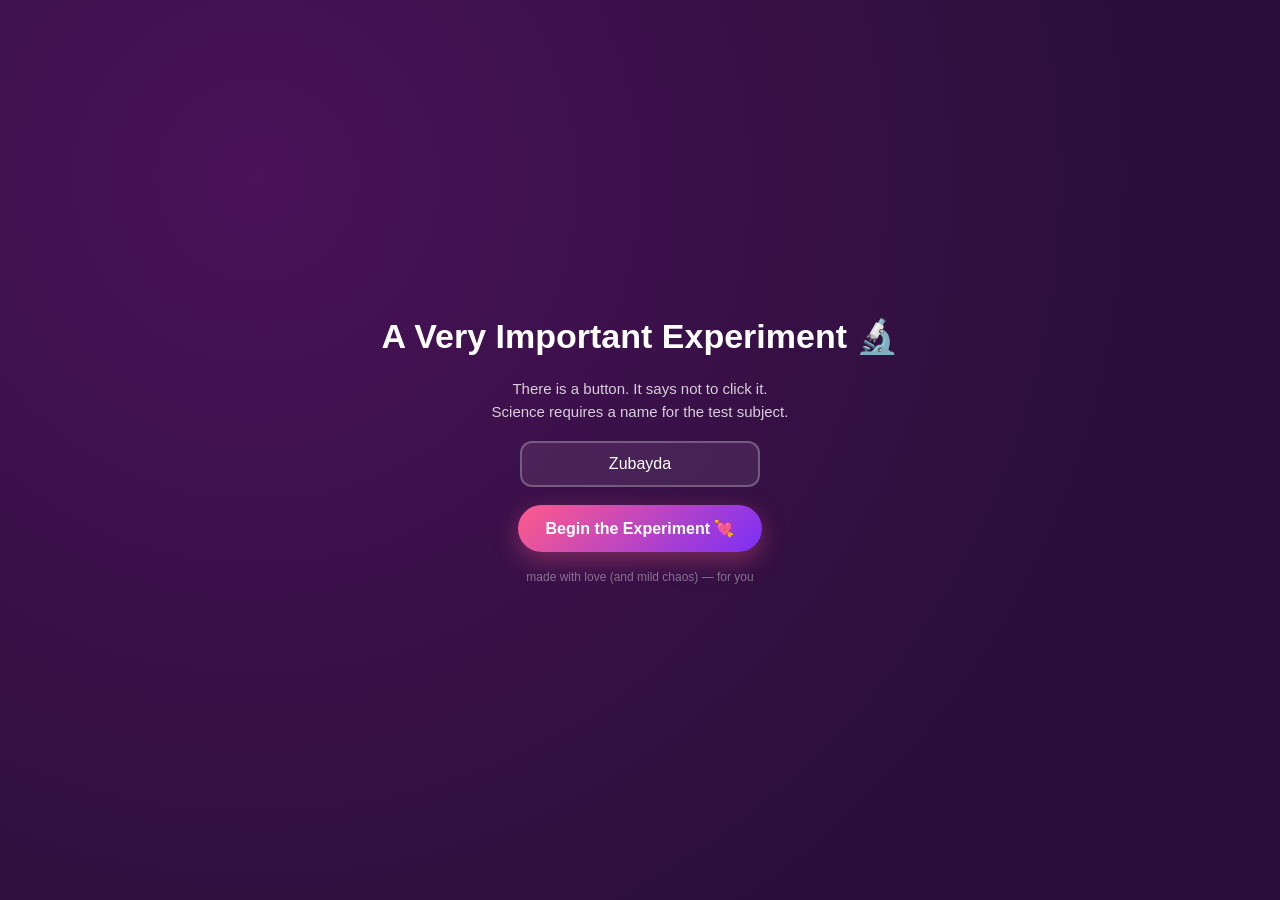
<file: index.html>
<!DOCTYPE html>
<html lang="en">
<head>
<meta charset="UTF-8">
<meta name="viewport" content="width=device-width, initial-scale=1.0">
<title>Don't Click The Button 🔴</title>
<style>
  :root{
    --pink: #ff5c8a;
    --pink-dark: #e8467a;
    --purple: #7b2ff7;
    --bg1: #2b0f3a;
    --bg2: #4a1259;
    --card: rgba(255,255,255,0.08);
  }
  *{ box-sizing: border-box; }
  html,body{
    margin:0; padding:0; height:100%;
    overflow: hidden;
  }
  body{
    font-family: -apple-system, BlinkMacSystemFont, "Segoe UI", Roboto, Helvetica, Arial, sans-serif;
    background: radial-gradient(circle at 20% 20%, var(--bg2), var(--bg1) 70%);
    color: #fff;
    display: flex;
    align-items: center;
    justify-content: center;
    min-height: 100vh;
    position: relative;
  }

  /* floating background hearts */
  .bg-hearts{
    position: fixed; inset: 0; pointer-events: none; z-index: 0;
    overflow: hidden;
  }
  .bg-hearts span{
    position: absolute;
    bottom: -10%;
    font-size: 20px;
    opacity: 0.25;
    animation: floatUp linear infinite;
  }
  @keyframes floatUp{
    to{ transform: translateY(-120vh) rotate(20deg); opacity: 0; }
  }

  #app{
    position: relative;
    z-index: 1;
    width: 100%;
    max-width: 640px;
    text-align: center;
    padding: 24px;
  }

  /* ---------- Intro screen ---------- */
  .screen{ display: none; flex-direction: column; align-items: center; gap: 18px; }
  .screen.active{ display: flex; }

  h1{
    font-size: clamp(22px, 5vw, 34px);
    margin: 0 0 4px;
  }
  p.sub{
    opacity: 0.8;
    margin: 0;
    line-height: 1.5;
    font-size: 15px;
  }

  input#nameInput{
    padding: 12px 16px;
    border-radius: 12px;
    border: 2px solid rgba(255,255,255,0.25);
    background: var(--card);
    color: #fff;
    font-size: 16px;
    text-align: center;
    outline: none;
    width: 240px;
  }
  input#nameInput::placeholder{ color: rgba(255,255,255,0.5); }
  input#nameInput:focus{ border-color: var(--pink); }

  .btn-primary{
    background: linear-gradient(135deg, var(--pink), var(--purple));
    border: none;
    color: #fff;
    padding: 14px 28px;
    border-radius: 999px;
    font-size: 16px;
    font-weight: 700;
    cursor: pointer;
    box-shadow: 0 8px 24px rgba(255, 92, 138, 0.35);
    transition: transform .15s ease;
  }
  .btn-primary:hover{ transform: translateY(-2px) scale(1.03); }
  .btn-primary:active{ transform: scale(0.97); }

  /* ---------- Game screen ---------- */
  #gameScreen{ position: relative; height: 80vh; width: 100%; }

  .hud{
    display:flex; justify-content: space-between; align-items:center;
    margin-bottom: 8px;
    font-size: 13px;
    opacity: 0.75;
  }
  .counter{
    font-variant-numeric: tabular-nums;
    background: var(--card);
    padding: 6px 14px;
    border-radius: 999px;
  }

  #message{
    min-height: 64px;
    display:flex; align-items:center; justify-content:center;
    font-size: clamp(16px, 3.4vw, 22px);
    font-weight: 600;
    padding: 8px 12px;
    transition: opacity .15s ease;
  }

  #stage{
    position: relative;
    height: calc(100% - 120px);
    width: 100%;
    border-radius: 20px;
    background: rgba(255,255,255,0.04);
    border: 1px dashed rgba(255,255,255,0.15);
    overflow: hidden;
  }

  .the-button{
    position: absolute;
    padding: 22px 30px;
    border: none;
    border-radius: 18px;
    background: linear-gradient(135deg, #ff4b6e, #d21f52);
    color: #fff;
    font-size: 20px;
    font-weight: 800;
    letter-spacing: 0.5px;
    cursor: pointer;
    box-shadow: 0 10px 30px rgba(255, 30, 80, 0.45);
    user-select: none;
    transition: left .18s ease, top .18s ease, transform .12s ease, background .3s ease, width .2s ease, height .2s ease, opacity .3s ease;
    white-space: nowrap;
    z-index: 3;
  }
  .the-button:active{ transform: scale(0.94); }

  .decoy{
    position: absolute;
    padding: 16px 22px;
    border: none;
    border-radius: 16px;
    background: linear-gradient(135deg, #7b2ff7, #4a1259);
    color: #fff;
    font-size: 15px;
    font-weight: 700;
    cursor: pointer;
    opacity: 0.9;
    box-shadow: 0 8px 20px rgba(123, 47, 247, 0.35);
    z-index: 2;
    animation: pop .25s ease;
  }
  @keyframes pop{ from{ transform: scale(0); } to{ transform: scale(1); } }

  .floaty-emoji{
    position: absolute;
    pointer-events: none;
    font-size: 22px;
    animation: riseFade 1.1s ease forwards;
    z-index: 5;
  }
  @keyframes riseFade{
    0%{ transform: translateY(0) scale(1); opacity: 1; }
    100%{ transform: translateY(-70px) scale(1.4); opacity: 0; }
  }

  /* ---------- Finale ---------- */
  #finale{
    display:none;
    flex-direction: column;
    align-items: center;
    gap: 14px;
    text-align: center;
  }
  #finale.active{ display: flex; }
  #finale h2{
    font-size: clamp(24px, 6vw, 40px);
    margin: 0;
    background: linear-gradient(135deg, #ff9ec4, #ffd6e8);
    -webkit-background-clip: text;
    background-clip: text;
    color: transparent;
  }
  #finale .stat{
    font-size: 15px;
    opacity: 0.85;
  }
  #finale .note{
    font-size: 17px;
    line-height: 1.6;
    max-width: 480px;
  }

  .confetti-heart{
    position: fixed;
    top: -5%;
    font-size: 22px;
    pointer-events: none;
    z-index: 50;
    animation: fall linear forwards;
  }
  @keyframes fall{
    to{ transform: translateY(110vh) rotate(360deg); opacity: 0.2; }
  }

  footer{
    margin-top: 18px;
    font-size: 12px;
    opacity: 0.4;
  }
</style>
</head>
<body>

<div class="bg-hearts" id="bgHearts"></div>

<div id="app">

  <!-- Intro -->
  <div class="screen active" id="introScreen">
    <h1>A Very Important Experiment 🔬</h1>
    <p class="sub">There is a button. It says not to click it.<br>Science requires a name for the test subject.</p>
    <input id="nameInput" type="text" placeholder="Her name..." maxlength="20" value="Zubayda">
    <button class="btn-primary" id="startBtn">Begin the Experiment 💘</button>
  </div>

  <!-- Game -->
  <div class="screen" id="gameScreen">
    <div class="hud">
      <span id="hudName"></span>
      <span class="counter">Clicks: <span id="clickCount">0</span></span>
    </div>
    <div id="message">🔴 There is a button below. Do not click it.</div>
    <div id="stage">
      <button class="the-button" id="theButton" style="left:50%; top:50%; transform:translate(-50%,-50%);">DON'T CLICK</button>
    </div>
  </div>

  <!-- Finale -->
  <div class="screen" id="finaleScreen">
    <div id="finale" class="active">
      <h2 id="finaleTitle">Congratulations 🎉</h2>
      <div class="stat" id="finaleStat"></div>
      <p class="note" id="finaleNote"></p>
      <button class="btn-primary" id="restartBtn">Do it all again 😍</button>
    </div>
  </div>

  <footer>made with love (and mild chaos) — for you</footer>
</div>

<script>
(function(){
  "use strict";

  const introScreen = document.getElementById('introScreen');
  const gameScreen = document.getElementById('gameScreen');
  const finaleScreen = document.getElementById('finaleScreen');
  const nameInput = document.getElementById('nameInput');
  const startBtn = document.getElementById('startBtn');
  const restartBtn = document.getElementById('restartBtn');
  const hudName = document.getElementById('hudName');
  const clickCountEl = document.getElementById('clickCount');
  const messageEl = document.getElementById('message');
  const stage = document.getElementById('stage');
  const theButton = document.getElementById('theButton');
  const finaleTitle = document.getElementById('finaleTitle');
  const finaleStat = document.getElementById('finaleStat');
  const finaleNote = document.getElementById('finaleNote');
  const bgHearts = document.getElementById('bgHearts');

  const WIN_CLICKS = 47;
  let clicks = 0;
  let name = '';
  let decoys = [];

  // ---------- background floating hearts ----------
  function spawnBgHeart(){
    const el = document.createElement('span');
    el.textContent = ['💗','💕','💞','✨','💫'][Math.floor(Math.random()*5)];
    el.style.left = Math.random()*100 + '%';
    el.style.fontSize = (14 + Math.random()*18) + 'px';
    const dur = 8 + Math.random()*10;
    el.style.animationDuration = dur + 's';
    bgHearts.appendChild(el);
    setTimeout(()=> el.remove(), dur*1000);
  }
  setInterval(spawnBgHeart, 900);
  for(let i=0;i<6;i++) setTimeout(spawnBgHeart, i*300);

  // ---------- intro ----------
  const savedName = localStorage.getItem('dctb_name');
  if(savedName) nameInput.value = savedName;

  startBtn.addEventListener('click', startGame);
  nameInput.addEventListener('keydown', e => { if(e.key === 'Enter') startGame(); });

  function startGame(){
    name = (nameInput.value || 'you').trim();
    localStorage.setItem('dctb_name', name);
    hudName.textContent = 'Hi, ' + name + ' 👋';
    introScreen.classList.remove('active');
    gameScreen.classList.add('active');
    resetButton();
  }

  restartBtn.addEventListener('click', () => {
    clicks = 0;
    clickCountEl.textContent = '0';
    decoys.forEach(d => d.remove());
    decoys = [];
    finaleScreen.classList.remove('active');
    gameScreen.classList.add('active');
    resetButton();
  });

  // ---------- messages ----------
  const messages = [
    "🔴 There is a button below. Do not click it.",
    "I told you not to.",
    "Seriously?",
    "Okay, you're doing this deliberately.",
    "Fine. Keep going, see what happens.",
    "The button has noticed you. It's nervous now.",
    "It's starting to run away from you. Good luck.",
    "It's getting smaller out of fear.",
    "It brought friends. One of them is real.",
    "This is chaos and I love it.",
    "You absolute menace. Keep clicking.",
    "The button respects you now, against its will.",
    "It's spinning. It doesn't know what else to do.",
    "Somewhere, a UX designer is crying.",
    "You are relentless, Darling. It's kind of attractive.",
    "The button is filing a complaint.",
    "Even Bear is impressed, and he's hard to impress.",
    "Almost there. It doesn't know 'there' yet either.",
    "It's teleporting now. Purely out of spite.",
    "You know this button does nothing, right?",
    "And yet, here you are."
  ];

  function messageFor(n){
    if(n === 0) return messages[0];
    if(n-1 < messages.length) return messages[n-1];
    const extras = [
      "Still going. I admire the dedication, Honey.",
      "This button owes its therapist a visit.",
      "You could be doing literally anything else, Cutie.",
      "The button is now just vibing sideways.",
      "Almost at greatness. Or nothing. Probably nothing.",
      "Legends say the clicking never stops.",
      "One day they'll write songs about this moment."
    ];
    return extras[n % extras.length];
  }

  // ---------- button behavior ----------
  const stageEmojis = ['🔴','🔴','🔴','😅','😳','🏃','🫣','🙈','👻','🌀','💫','🎭'];

  function resetButton(){
    theButton.style.left = '50%';
    theButton.style.top = '50%';
    theButton.style.transform = 'translate(-50%,-50%)';
    theButton.style.width = '';
    theButton.style.height = '';
    theButton.style.fontSize = '20px';
    theButton.textContent = "DON'T CLICK";
    theButton.style.background = 'linear-gradient(135deg, #ff4b6e, #d21f52)';
    theButton.style.opacity = '1';
    theButton.onmouseenter = null;
    messageEl.textContent = messageFor(0);
  }

  function randomPositionWithin(el){
    const rect = stage.getBoundingClientRect();
    const bw = el.offsetWidth || 140;
    const bh = el.offsetHeight || 60;
    const maxX = Math.max(rect.width - bw - 10, 10);
    const maxY = Math.max(rect.height - bh - 10, 10);
    const x = 10 + Math.random()*maxX;
    const y = 10 + Math.random()*maxY;
    return {x, y};
  }

  function moveButtonRandomly(el){
    const {x,y} = randomPositionWithin(el);
    el.style.left = x + 'px';
    el.style.top = y + 'px';
    el.style.transform = 'none';
  }

  function spawnFloatEmoji(x, y, emoji){
    const f = document.createElement('div');
    f.className = 'floaty-emoji';
    f.textContent = emoji;
    f.style.left = x + 'px';
    f.style.top = y + 'px';
    stage.appendChild(f);
    setTimeout(()=> f.remove(), 1100);
  }

  function spawnDecoy(){
    const d = document.createElement('button');
    d.className = 'decoy';
    d.textContent = ['NOPE','NOT THIS ONE','TRY AGAIN','FAKE','😏'][Math.floor(Math.random()*5)];
    const {x,y} = randomPositionWithin(d);
    d.style.left = x + 'px';
    d.style.top = y + 'px';
    d.addEventListener('click', () => {
      spawnFloatEmoji(parseFloat(d.style.left), parseFloat(d.style.top), '😜');
      d.remove();
      decoys = decoys.filter(x => x !== d);
    });
    stage.appendChild(d);
    decoys.push(d);
  }

  function clearOldDecoys(){
    while(decoys.length > 4){
      const d = decoys.shift();
      d.remove();
    }
  }

  theButton.addEventListener('click', (e) => {
    clicks++;
    clickCountEl.textContent = clicks;

    if(clicks >= WIN_CLICKS){
      triggerFinale();
      return;
    }

    messageEl.style.opacity = 0;
    setTimeout(()=>{
      messageEl.textContent = messageFor(clicks);
      messageEl.style.opacity = 1;
    }, 80);

    spawnFloatEmoji(e.offsetX + theButton.offsetLeft, e.offsetY + theButton.offsetTop, stageEmojis[Math.min(clicks, stageEmojis.length-1)]);

    // evolve the button based on click count
    if(clicks < 3){
      // stays put, just a little shake
      theButton.style.transform = 'translate(-50%,-50%) rotate(' + (Math.random()*6-3) + 'deg)';
    } else if(clicks < 6){
      moveButtonRandomly(theButton);
    } else if(clicks < 10){
      moveButtonRandomly(theButton);
      const scale = Math.max(0.55, 1 - (clicks-6)*0.08);
      theButton.style.fontSize = (20*scale) + 'px';
    } else if(clicks < 16){
      moveButtonRandomly(theButton);
      if(Math.random() < 0.6) spawnDecoy();
      clearOldDecoys();
    } else if(clicks < 28){
      moveButtonRandomly(theButton);
      const hue = (clicks * 20) % 360;
      theButton.style.background = `linear-gradient(135deg, hsl(${hue},85%,60%), hsl(${hue+40},85%,45%))`;
      if(Math.random() < 0.4) spawnDecoy();
      clearOldDecoys();
    } else if(clicks < 40){
      moveButtonRandomly(theButton);
      const hue = (clicks * 20) % 360;
      theButton.style.background = `linear-gradient(135deg, hsl(${hue},85%,60%), hsl(${hue+40},85%,45%))`;
      theButton.textContent = ["COME ON","NO.","REALLY?","STOP","😤"][clicks % 5];
      if(Math.random() < 0.5) spawnDecoy();
      clearOldDecoys();
    } else {
      moveButtonRandomly(theButton);
      const hue = (clicks * 25) % 360;
      theButton.style.background = `linear-gradient(135deg, hsl(${hue},90%,60%), hsl(${hue+60},90%,45%))`;
      theButton.textContent = ["ALMOST","SO CLOSE","OKAY FINE","LAST WARNING","🙏"][clicks % 5];
      if(Math.random() < 0.6) spawnDecoy();
      clearOldDecoys();
    }
  });

  // when hovered late-game, dodge the cursor a bit
  theButton.addEventListener('mouseenter', () => {
    if(clicks >= 6 && clicks < WIN_CLICKS && Math.random() < 0.5){
      moveButtonRandomly(theButton);
    }
  });

  // ---------- finale ----------
  function confettiHearts(count){
    const emojis = ['💖','💕','💗','❤️','💞','✨'];
    for(let i=0;i<count;i++){
      setTimeout(() => {
        const h = document.createElement('div');
        h.className = 'confetti-heart';
        h.textContent = emojis[Math.floor(Math.random()*emojis.length)];
        h.style.left = Math.random()*100 + 'vw';
        h.style.fontSize = (16 + Math.random()*20) + 'px';
        const dur = 3 + Math.random()*2.5;
        h.style.animationDuration = dur + 's';
        document.body.appendChild(h);
        setTimeout(()=> h.remove(), dur*1000 + 200);
      }, i*60);
    }
  }

  function triggerFinale(){
    decoys.forEach(d => d.remove());
    decoys = [];
    gameScreen.classList.remove('active');
    finaleScreen.classList.add('active');

    finaleTitle.textContent = 'Congratulations, ' + name + ' 🎉';
    finaleStat.textContent = 'Clicks: ' + clicks;
    finaleNote.textContent = "Five years in, and you still click every button life hands you, Darling — that's kind of our thing. You the milk, me the chocolate, somehow always better together. Thank you for still being here, Honey, still being my favorite kind of trouble. I love you, Cutie. — Your Beast 🐻💕";

    confettiHearts(60);
  }

})();
</script>
</body>
</html>
</file>
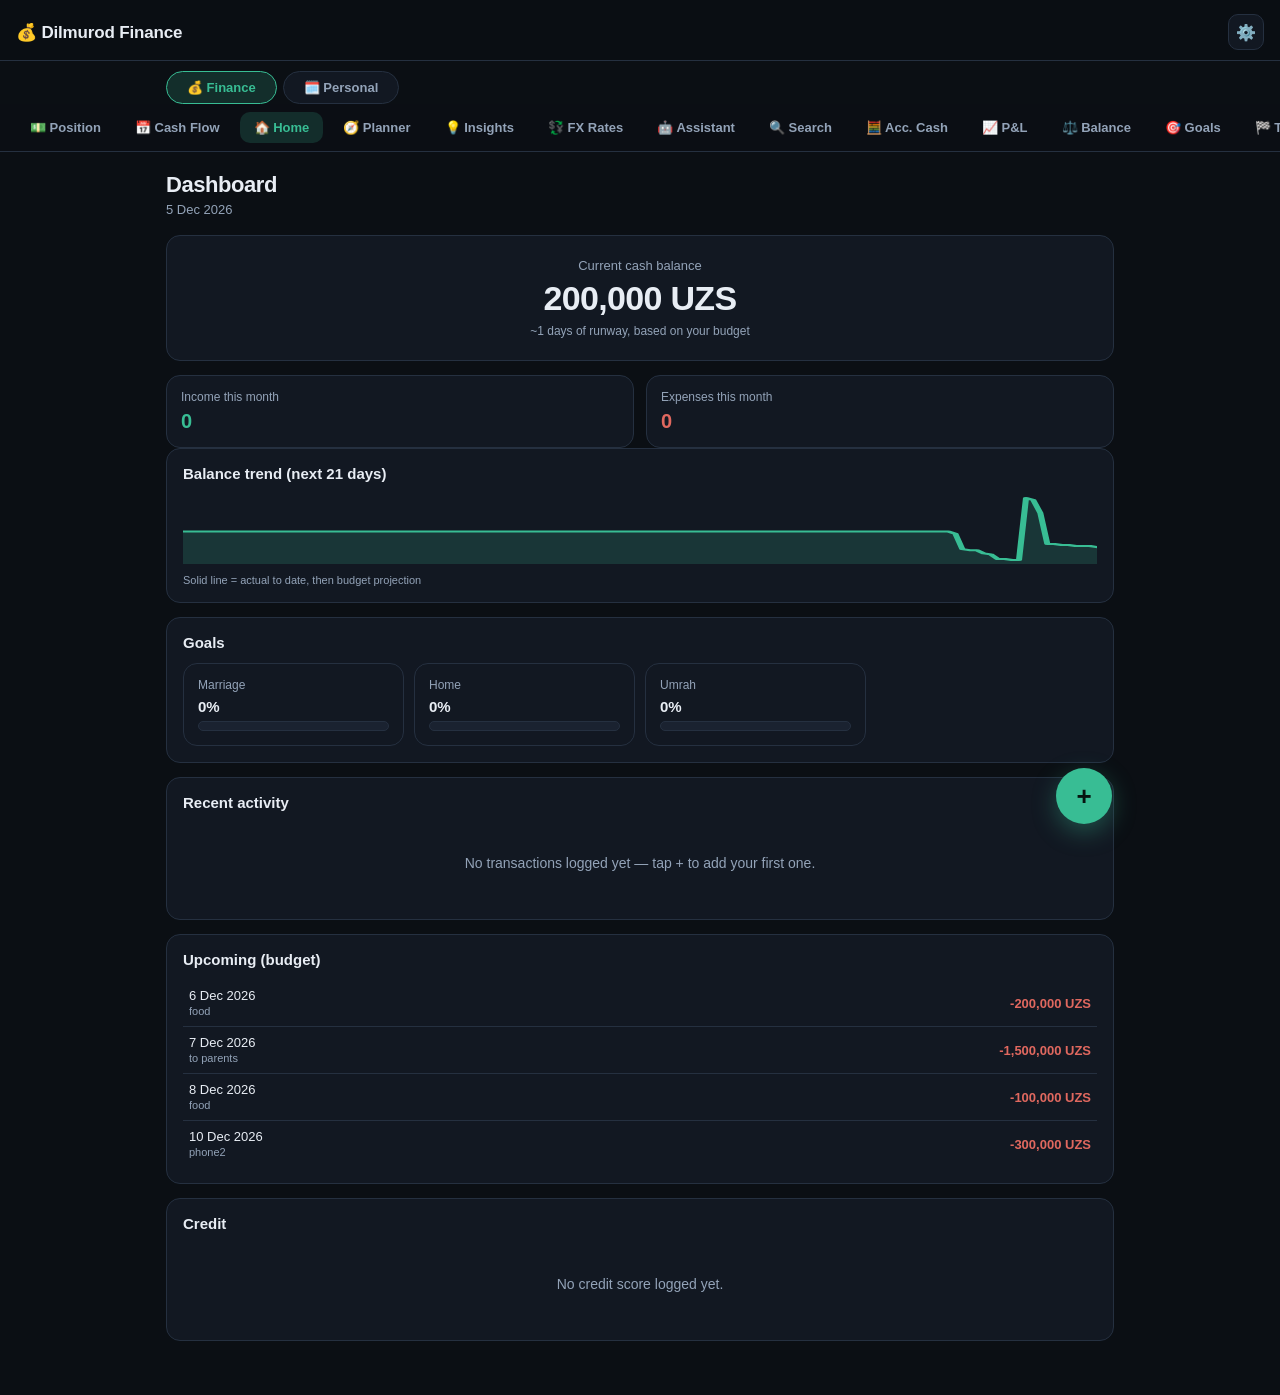
<file: app/index.html>
<!doctype html>
<html lang="en">
<head>
  <meta charset="utf-8">
  <meta name="viewport" content="width=device-width, initial-scale=1, viewport-fit=cover, maximum-scale=1">
  <title>Dilmurod Finance Tracker</title>
  <meta name="description" content="Personal finance tracker: cash flow, cash position, P&L, balance sheet, goals and targets.">
  <meta name="theme-color" content="#0b0f14">
  <meta name="apple-mobile-web-app-capable" content="yes">
  <meta name="apple-mobile-web-app-status-bar-style" content="black-translucent">
  <meta name="apple-mobile-web-app-title" content="Dilmurod Finance">
  <link rel="manifest" href="./manifest.json">
  <link rel="icon" href="./icons/icon-192.png">
  <link rel="apple-touch-icon" href="./icons/icon-192.png">
  <link rel="stylesheet" href="./css/style.css">
</head>
<body>
  <div id="app">
    <header class="topbar">
      <h1>💰 Dilmurod Finance</h1>
      <div class="actions">
        <button class="icon-btn" id="install-btn" style="display:none;" title="Install app">⬇️</button>
        <button class="icon-btn" id="settings-link" title="Settings">⚙️</button>
      </div>
    </header>
    <nav class="page-switch">
      <a href="./index.html" class="active">💰 Finance</a>
      <a href="./personal.html">🗓️ Personal</a>
    </nav>
    <nav class="desktop-nav" id="desktop-nav"></nav>
    <main id="view"></main>
    <button class="fab" id="fab" title="Add transaction">+</button>
    <nav class="bottom-nav" id="bottom-nav"></nav>
  </div>
  <script type="module" src="./js/app.js"></script>
</body>
</html>
</file>
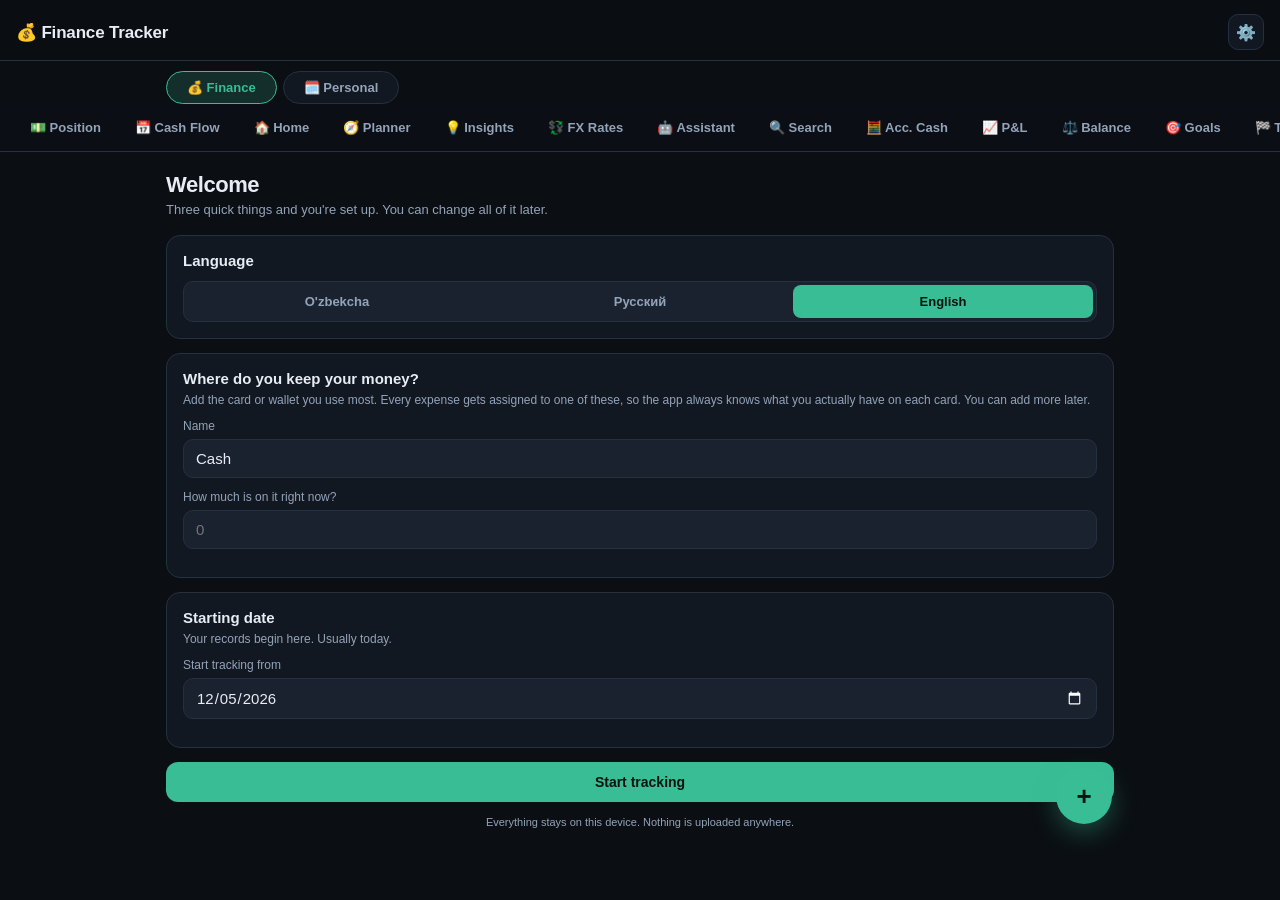
<file: brother/index.html>
<!doctype html>
<html lang="en">
<head>
  <meta charset="utf-8">
  <meta name="viewport" content="width=device-width, initial-scale=1, viewport-fit=cover, maximum-scale=1">
  <title>Finance Tracker</title>
  <meta name="description" content="Personal finance tracker: cash flow, cash position, P&L, balance sheet, goals and targets.">
  <meta name="theme-color" content="#0b0f14">
  <meta name="apple-mobile-web-app-capable" content="yes">
  <meta name="apple-mobile-web-app-status-bar-style" content="black-translucent">
  <meta name="apple-mobile-web-app-title" content="Finance Tracker">
  <link rel="manifest" href="./manifest.json">
  <link rel="icon" href="./icons/icon-192.png">
  <link rel="apple-touch-icon" href="./icons/icon-192.png">
  <link rel="stylesheet" href="./css/style.css">
</head>
<body>
  <div id="app">
    <header class="topbar">
      <h1>💰 Finance Tracker</h1>
      <div class="actions">
        <button class="icon-btn" id="install-btn" style="display:none;" title="Install app">⬇️</button>
        <button class="icon-btn" id="settings-link" title="Settings">⚙️</button>
      </div>
    </header>
    <nav class="page-switch">
      <a href="./index.html" class="active">💰 Finance</a>
      <a href="./personal.html">🗓️ Personal</a>
    </nav>
    <nav class="desktop-nav" id="desktop-nav"></nav>
    <main id="view"></main>
    <button class="fab" id="fab" title="Add transaction">+</button>
    <nav class="bottom-nav" id="bottom-nav"></nav>
  </div>
  <script type="module" src="./js/app.js"></script>
</body>
</html>
</file>
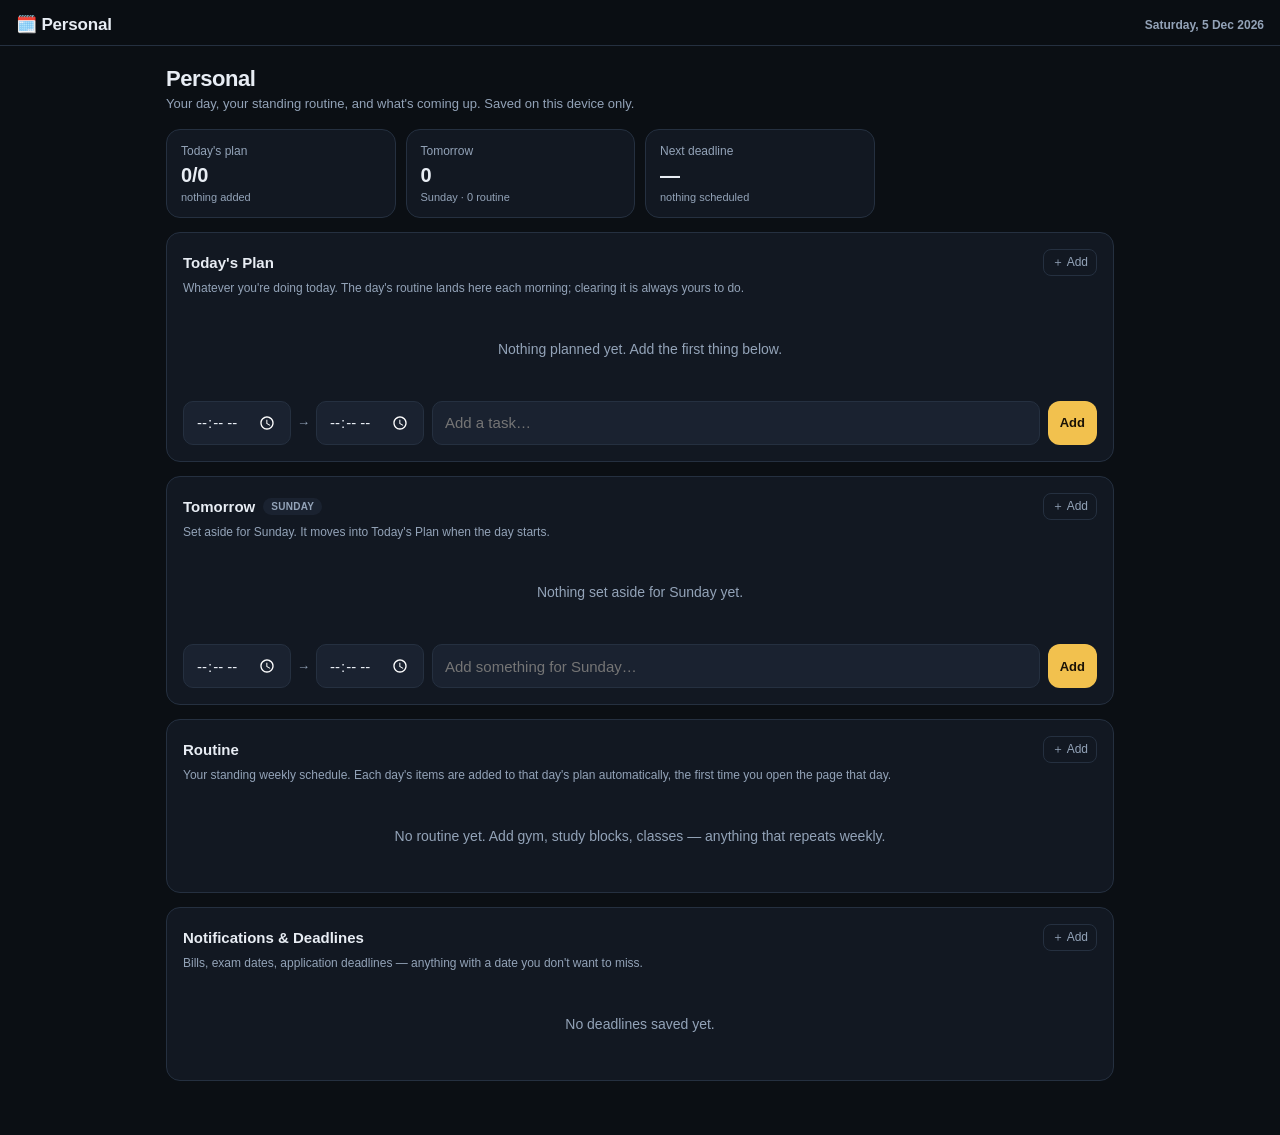
<file: personal-standalone.html>
<!doctype html>
<!-- Generated by tools/make-standalone-personal.py -- do not edit by hand.
     Edit app/personal.html, app/css/personal.css or app/js/personal.js
     and re-run the script. -->
<html lang="en">
<head>
  <meta charset="utf-8">
  <meta name="viewport" content="width=device-width, initial-scale=1, viewport-fit=cover, maximum-scale=1">
  <title>Dilmurod Personal</title>
  <meta name="description" content="Personal page: today's plan, standing weekly routine, and upcoming deadlines.">
  <meta name="theme-color" content="#0b0f14">
  <meta name="apple-mobile-web-app-capable" content="yes">
  <meta name="apple-mobile-web-app-status-bar-style" content="black-translucent">
  <meta name="apple-mobile-web-app-title" content="Dilmurod Personal">
  <link rel="icon" href="[data-uri]">
  <link rel="apple-touch-icon" href="[data-uri]">
  <style>
/* ---- css/style.css ---- */
:root {
  --bg: #0b0f14;
  --bg-elev: #121822;
  --bg-elev-2: #1a2230;
  --border: #253040;
  --text: #e8edf4;
  --text-dim: #93a3b8;
  --accent: #38bd94;
  --accent-2: #5b9bd5;
  --accent-fade: rgba(56, 189, 148, 0.18);
  --danger: #e0685f;
  --warn: #f2c14e;
  --radius: 14px;
  color-scheme: dark;
}

* { box-sizing: border-box; }

html, body {
  margin: 0;
  height: 100%;
  background: var(--bg);
  color: var(--text);
  font-family: -apple-system, BlinkMacSystemFont, "Segoe UI", Roboto, Helvetica, Arial, sans-serif;
  -webkit-font-smoothing: antialiased;
}

#app {
  min-height: 100vh;
  display: flex;
  flex-direction: column;
}

a { color: inherit; }

.topbar {
  position: sticky;
  top: 0;
  z-index: 10;
  display: flex;
  align-items: center;
  justify-content: space-between;
  padding: 14px 16px calc(10px + env(safe-area-inset-top, 0px));
  padding-top: calc(14px + env(safe-area-inset-top, 0px));
  background: rgba(11, 15, 20, 0.92);
  backdrop-filter: blur(10px);
  border-bottom: 1px solid var(--border);
}

.topbar h1 {
  font-size: 17px;
  margin: 0;
  font-weight: 700;
  letter-spacing: -0.01em;
}

.topbar .actions { display: flex; gap: 8px; }

/* Two-page switcher (Finance <-> Personal), sitting right under the topbar
 * on both pages. Picks up whichever accent the page defines. */
.page-switch {
  display: flex;
  gap: 6px;
  width: 100%;
  max-width: 720px;
  margin: 0 auto;
  padding: 10px 16px 0;
}
.page-switch a {
  flex: 1;
  text-align: center;
  text-decoration: none;
  background: var(--bg-elev);
  border: 1px solid var(--border);
  color: var(--text-dim);
  border-radius: 999px;
  padding: 8px 12px;
  font-size: 13px;
  font-weight: 600;
  white-space: nowrap;
}
.page-switch a.active {
  background: var(--accent-fade);
  border-color: var(--accent);
  color: var(--accent);
}

.icon-btn {
  background: var(--bg-elev);
  border: 1px solid var(--border);
  color: var(--text);
  border-radius: 10px;
  width: 36px;
  height: 36px;
  display: flex;
  align-items: center;
  justify-content: center;
  font-size: 16px;
  cursor: pointer;
}
.icon-btn:active { transform: scale(0.96); }

main#view {
  flex: 1;
  padding: 16px 16px 96px;
  max-width: 720px;
  width: 100%;
  margin: 0 auto;
}

.page-title {
  font-size: 22px;
  font-weight: 800;
  margin: 4px 0 4px;
  letter-spacing: -0.02em;
}
.page-sub {
  color: var(--text-dim);
  font-size: 13px;
  margin: 0 0 18px;
}

.card {
  background: var(--bg-elev);
  border: 1px solid var(--border);
  border-radius: var(--radius);
  padding: 16px;
  margin-bottom: 14px;
}

.card h2, .card h3 {
  margin: 0 0 12px;
  font-size: 15px;
  font-weight: 700;
  color: var(--text);
}

.grid-2 {
  display: grid;
  grid-template-columns: 1fr 1fr;
  gap: 12px;
}
.grid-3 {
  display: grid;
  grid-template-columns: repeat(3, 1fr);
  gap: 10px;
}

.stat {
  background: var(--bg-elev);
  border: 1px solid var(--border);
  border-radius: var(--radius);
  padding: 14px;
}
.stat .label { color: var(--text-dim); font-size: 12px; margin-bottom: 6px; }
.stat .value { font-size: 20px; font-weight: 800; letter-spacing: -0.01em; }
.stat .value.pos { color: var(--accent); }
.stat .value.neg { color: var(--danger); }
.stat .sub { color: var(--text-dim); font-size: 11px; margin-top: 4px; }

.hero-balance {
  text-align: center;
  padding: 22px 16px;
}
.hero-balance .label { color: var(--text-dim); font-size: 13px; }
.hero-balance .amount { font-size: 34px; font-weight: 800; letter-spacing: -0.02em; margin: 6px 0; }
.hero-balance .amount small { font-size: 16px; color: var(--text-dim); font-weight: 600; margin-left: 4px; }

table { width: 100%; border-collapse: collapse; font-size: 13px; }
th, td { text-align: left; padding: 8px 6px; border-bottom: 1px solid var(--border); }
th { color: var(--text-dim); font-weight: 600; font-size: 11px; text-transform: uppercase; letter-spacing: 0.03em; }
tr:last-child td { border-bottom: none; }
td.num, th.num { text-align: right; font-variant-numeric: tabular-nums; }
.amt-pos { color: var(--accent); font-weight: 600; }
.amt-neg { color: var(--danger); font-weight: 600; }

.row-actions { display: flex; gap: 6px; }
.mini-btn {
  background: transparent;
  border: 1px solid var(--border);
  color: var(--text-dim);
  border-radius: 8px;
  padding: 4px 8px;
  font-size: 12px;
  cursor: pointer;
}
.mini-btn:active { transform: scale(0.96); }
.mini-btn.danger { color: var(--danger); border-color: rgba(224,104,95,0.4); }

.btn {
  display: inline-flex;
  align-items: center;
  justify-content: center;
  gap: 6px;
  background: var(--accent);
  color: #06140f;
  border: none;
  border-radius: 12px;
  padding: 12px 18px;
  font-size: 14px;
  font-weight: 700;
  cursor: pointer;
  width: 100%;
}
.btn:active { transform: scale(0.98); }
.btn.secondary {
  background: var(--bg-elev-2);
  color: var(--text);
  border: 1px solid var(--border);
}
.btn.danger { background: var(--danger); color: #1a0908; }
.btn.small { padding: 8px 12px; font-size: 13px; width: auto; }

.field { margin-bottom: 12px; }
.field label { display: block; font-size: 12px; color: var(--text-dim); margin-bottom: 6px; }
.field input, .field select, .field textarea {
  width: 100%;
  background: var(--bg-elev-2);
  border: 1px solid var(--border);
  color: var(--text);
  border-radius: 10px;
  padding: 10px 12px;
  font-size: 15px;
  font-family: inherit;
}
.field input:focus, .field select:focus, .field textarea:focus {
  outline: none;
  border-color: var(--accent);
}
.field-row { display: flex; gap: 10px; }
.field-row .field { flex: 1; }

.segmented {
  display: flex;
  background: var(--bg-elev-2);
  border: 1px solid var(--border);
  border-radius: 10px;
  padding: 3px;
  gap: 3px;
}
.segmented button {
  flex: 1;
  background: transparent;
  border: none;
  color: var(--text-dim);
  padding: 9px 6px;
  border-radius: 8px;
  font-size: 13px;
  font-weight: 600;
  cursor: pointer;
}
.segmented button.active {
  background: var(--accent);
  color: #06140f;
}

.tabs {
  display: flex;
  gap: 6px;
  overflow-x: auto;
  margin-bottom: 14px;
  padding-bottom: 2px;
}
.tabs button {
  flex-shrink: 0;
  background: var(--bg-elev);
  border: 1px solid var(--border);
  color: var(--text-dim);
  padding: 8px 14px;
  border-radius: 999px;
  font-size: 13px;
  font-weight: 600;
  cursor: pointer;
  white-space: nowrap;
}
.tabs button.active {
  background: var(--accent-fade);
  border-color: var(--accent);
  color: var(--accent);
}

.legend { display: flex; flex-wrap: wrap; gap: 10px; margin-top: 12px; }
.legend-item { display: flex; align-items: center; gap: 6px; font-size: 12px; color: var(--text-dim); }
.legend-dot { width: 9px; height: 9px; border-radius: 50%; flex-shrink: 0; }

.progress-bar {
  height: 10px;
  background: var(--bg-elev-2);
  border-radius: 999px;
  overflow: hidden;
  border: 1px solid var(--border);
}
.progress-bar .fill {
  height: 100%;
  background: linear-gradient(90deg, var(--accent-2), var(--accent));
  border-radius: 999px;
  transition: width 0.3s ease;
}

.empty-state {
  text-align: center;
  padding: 32px 16px;
  color: var(--text-dim);
  font-size: 14px;
}

.bottom-nav {
  position: fixed;
  bottom: 0;
  left: 0;
  right: 0;
  z-index: 10;
  display: flex;
  background: rgba(18, 24, 34, 0.96);
  backdrop-filter: blur(10px);
  border-top: 1px solid var(--border);
  padding: 6px 4px calc(6px + env(safe-area-inset-bottom, 0px));
  overflow-x: auto;
}
.bottom-nav a {
  flex: 1;
  min-width: 62px;
  text-decoration: none;
  display: flex;
  flex-direction: column;
  align-items: center;
  gap: 3px;
  padding: 6px 2px;
  color: var(--text-dim);
  font-size: 10px;
  font-weight: 600;
  border-radius: 10px;
}
.bottom-nav a .nav-icon { font-size: 18px; line-height: 1; }
.bottom-nav a.active { color: var(--accent); }

.fab {
  position: fixed;
  right: 18px;
  bottom: calc(76px + env(safe-area-inset-bottom, 0px));
  width: 56px;
  height: 56px;
  border-radius: 50%;
  background: var(--accent);
  color: #06140f;
  border: none;
  font-size: 26px;
  font-weight: 700;
  box-shadow: 0 8px 24px rgba(56, 189, 148, 0.35);
  cursor: pointer;
  z-index: 9;
  display: flex;
  align-items: center;
  justify-content: center;
}
.fab:active { transform: scale(0.94); }

.modal-backdrop {
  position: fixed;
  inset: 0;
  background: rgba(0,0,0,0.55);
  display: flex;
  align-items: flex-end;
  justify-content: center;
  z-index: 100;
}
.modal-sheet {
  background: var(--bg-elev);
  border: 1px solid var(--border);
  border-bottom: none;
  border-radius: 20px 20px 0 0;
  width: 100%;
  max-width: 520px;
  max-height: 88vh;
  overflow-y: auto;
  padding: 18px 18px calc(24px + env(safe-area-inset-bottom, 0px));
  animation: sheet-up 0.2s ease;
}
@keyframes sheet-up { from { transform: translateY(24px); opacity: 0; } to { transform: translateY(0); opacity: 1; } }
.modal-sheet h3 { margin: 0 0 16px; font-size: 17px; }
.modal-handle { width: 36px; height: 4px; background: var(--border); border-radius: 999px; margin: 0 auto 14px; }

.toast {
  position: fixed;
  top: calc(64px + env(safe-area-inset-top, 0px));
  left: 50%;
  transform: translateX(-50%);
  background: var(--bg-elev-2);
  border: 1px solid var(--accent);
  color: var(--text);
  padding: 10px 18px;
  border-radius: 12px;
  font-size: 13px;
  z-index: 200;
  box-shadow: 0 6px 20px rgba(0,0,0,0.4);
}

.badge {
  display: inline-block;
  font-size: 10px;
  font-weight: 700;
  padding: 3px 8px;
  border-radius: 999px;
  background: var(--accent-fade);
  color: var(--accent);
  text-transform: uppercase;
  letter-spacing: 0.03em;
}
.badge.warn { background: rgba(242,193,78,0.16); color: var(--warn); }
.badge.danger { background: rgba(224,104,95,0.16); color: var(--danger); }

.divider { height: 1px; background: var(--border); margin: 14px 0; }

input[type="range"] {
  -webkit-appearance: none;
  appearance: none;
  width: 100%;
  height: 6px;
  border-radius: 999px;
  background: var(--bg-elev-2);
  border: 1px solid var(--border);
  outline: none;
}
input[type="range"]::-webkit-slider-thumb {
  -webkit-appearance: none;
  appearance: none;
  width: 22px;
  height: 22px;
  border-radius: 50%;
  background: var(--accent);
  cursor: pointer;
  border: none;
}
input[type="range"]::-moz-range-thumb {
  width: 22px;
  height: 22px;
  border-radius: 50%;
  background: var(--accent);
  cursor: pointer;
  border: none;
}

input[type="checkbox"] {
  width: 18px;
  height: 18px;
  accent-color: var(--accent);
}

.chip-row { display: flex; flex-wrap: wrap; gap: 8px; }
.chip {
  background: var(--bg-elev-2);
  border: 1px solid var(--border);
  color: var(--text-dim);
  border-radius: 999px;
  padding: 6px 12px;
  font-size: 12px;
  cursor: pointer;
}
.chip.active { background: var(--accent-fade); border-color: var(--accent); color: var(--accent); }

@media (min-width: 860px) {
  main#view { max-width: 980px; padding-bottom: 40px; }
  .page-switch { max-width: 980px; }
  .page-switch a { flex: 0 1 auto; padding: 8px 20px; }
  .bottom-nav { display: none; }
  .desktop-nav {
    display: flex;
    gap: 6px;
    padding: 8px 16px;
    border-bottom: 1px solid var(--border);
    overflow-x: auto;
    background: rgba(11,15,20,0.92);
  }
  .desktop-nav a {
    text-decoration: none;
    color: var(--text-dim);
    padding: 8px 14px;
    border-radius: 10px;
    font-size: 13px;
    font-weight: 600;
    white-space: nowrap;
  }
  .desktop-nav a.active { color: var(--accent); background: var(--accent-fade); }
  .fab { right: calc(50% - 490px + 18px); }
  .grid-3 { grid-template-columns: repeat(4, 1fr); }
}
@media (max-width: 859px) {
  .desktop-nav { display: none; }
}


/* ---- css/personal.css ---- */
/* Personal page.
 *
 * Loaded on top of style.css, so the shell -- background, fonts, spacing,
 * cards, buttons, badges -- is literally the finance app's. Only the accent
 * changes (gold instead of teal) plus the few components this page adds. */

:root {
  --accent: #f2c14e;
  --accent-2: #d9a441;
  --accent-fade: rgba(242, 193, 78, 0.16);
  --on-accent: #1a1206;
}

/* style.css hardcodes a dark green ink for text sitting on the accent; on gold
 * it wants a dark brown instead. `.btn.secondary` / `.btn.danger` are more
 * specific there, so they keep their own colours. */
.btn { color: var(--on-accent); }
.segmented button.active { color: var(--on-accent); }

.today-chip {
  color: var(--text-dim);
  font-size: 12px;
  font-weight: 600;
  white-space: nowrap;
}

.card-head {
  display: flex;
  align-items: center;
  justify-content: space-between;
  gap: 10px;
  margin-bottom: 4px;
}
.card-head h2 { margin: 0; display: flex; align-items: center; }
.card-head .head-actions { display: flex; gap: 6px; flex-shrink: 0; }
.card-sub {
  color: var(--text-dim);
  font-size: 12px;
  margin: 0 0 12px;
  line-height: 1.4;
}
/* A closing aside under a card's contents -- what will happen on its own. */
.card-foot {
  color: var(--text-dim);
  font-size: 12px;
  line-height: 1.4;
  margin: 12px 0 0;
}

/* One line of a list: [time] [text] [row actions] */
.p-row {
  display: flex;
  align-items: flex-start;
  gap: 10px;
  padding: 10px 0;
  border-bottom: 1px solid var(--border);
}
.p-row:last-child { border-bottom: none; }
.p-time {
  display: flex;
  flex-direction: column;
  flex-shrink: 0;
  width: 54px;
  padding-top: 2px;
  font-size: 12px;
  font-weight: 700;
  font-variant-numeric: tabular-nums;
  color: var(--accent);
  line-height: 1.35;
}
/* The end of an interval, stacked under its start and quieter than it. */
.p-time-end { color: var(--text-dim); }
.p-time.none { color: var(--text-dim); font-weight: 600; }
.p-main { flex: 1; min-width: 0; }
.p-text { font-size: 14px; line-height: 1.35; overflow-wrap: anywhere; }
.p-sub { color: var(--text-dim); font-size: 12px; margin-top: 3px; overflow-wrap: anywhere; }
.p-row .row-actions { padding-top: 1px; gap: 4px; }
.p-row .row-actions .mini-btn { padding: 4px 7px; }
.p-row.done .p-text { text-decoration: line-through; color: var(--text-dim); }
.p-row.done .p-time { color: var(--text-dim); }

.p-check {
  flex-shrink: 0;
  width: 22px;
  height: 22px;
  margin-top: 1px;
  border-radius: 7px;
  border: 1px solid var(--border);
  background: var(--bg-elev-2);
  color: transparent;
  font-size: 12px;
  line-height: 1;
  cursor: pointer;
}
.p-check.on { background: var(--accent); border-color: var(--accent); color: var(--on-accent); }
.p-check:active { transform: scale(0.94); }

.mini-btn[disabled] { opacity: 0.3; cursor: default; }
.mini-btn[disabled]:active { transform: none; }

/* Wraps on a narrow phone: the from/to pair keeps one row, the task and its
 * button drop to the next. */
.quick-add { display: flex; flex-wrap: wrap; gap: 8px; margin-top: 12px; }
.time-range { display: flex; align-items: center; gap: 6px; flex-shrink: 0; }
.range-sep { color: var(--text-dim); font-size: 13px; }
.quick-add input {
  background: var(--bg-elev-2);
  border: 1px solid var(--border);
  color: var(--text);
  border-radius: 10px;
  padding: 10px 12px;
  font-size: 15px;
  font-family: inherit;
  min-width: 0;
}
.quick-add input:focus { outline: none; border-color: var(--accent); }
.quick-add input[type="time"] { width: 108px; flex-shrink: 0; }
.quick-add input.grow { flex: 1; min-width: 150px; }

/* Routine: one block per weekday, today's block picked out in gold. */
.day-grid { display: grid; grid-template-columns: 1fr; gap: 10px; align-items: start; }
@media (min-width: 560px) { .day-grid { grid-template-columns: 1fr 1fr; } }
.day-block {
  background: var(--bg-elev-2);
  border: 1px solid var(--border);
  border-radius: 12px;
  padding: 10px 12px;
}
.day-block.today { border-color: var(--accent); background: var(--accent-fade); }
.day-block h3 {
  display: flex;
  align-items: center;
  justify-content: space-between;
  gap: 8px;
  margin: 0 0 4px;
  font-size: 11px;
  font-weight: 700;
  text-transform: uppercase;
  letter-spacing: 0.04em;
  color: var(--text-dim);
}
.day-block.today h3 { color: var(--accent); }
.day-block .p-row { padding: 7px 0; }
.day-block .p-row:last-child { border-bottom: none; }
.day-block .empty-day { color: var(--text-dim); font-size: 12px; padding: 6px 0 8px; }

/* Deadline flags: gold rail for the next 7 days, red once it's today or past.
 * Every deadline row carries the same indent so flagged and unflagged rows
 * still line up with each other. */
.p-row.deadline { padding-left: 11px; }
.p-row.soon { box-shadow: inset 3px 0 0 var(--accent); }
.p-row.overdue { box-shadow: inset 3px 0 0 var(--danger); }
.p-date {
  flex-shrink: 0;
  width: 78px;
  padding-top: 2px;
  font-size: 12px;
  font-weight: 700;
  font-variant-numeric: tabular-nums;
  color: var(--text-dim);
}
.p-row.soon .p-date { color: var(--accent); }
.p-row.overdue .p-date { color: var(--danger); }

.badge.mute { background: var(--bg-elev-2); color: var(--text-dim); }

/* On the narrowest phones the time, the tick and four buttons leave the text
 * so little room that words break mid-word. Give the text a floor and let the
 * buttons drop to their own line instead. */
@media (max-width: 380px) {
  .p-row { flex-wrap: wrap; }
  .p-main { min-width: 130px; }
  .p-row .row-actions { margin-left: auto; }
}

  </style>
</head>
<body>
  <div id="app">
    <header class="topbar">
      <h1>🗓️ Personal</h1>
      <div class="actions">
        <span class="today-chip" id="today-chip"></span>
      </div>
    </header>
    <main id="view"></main>
  </div>
  <script>
(function () {
// ---- js/config.js ----
// Per-build identity.
//
// Copies of this app can be served from the same origin (e.g. the site root
// and /brother on the same GitHub Pages site), and browser storage is shared
// across an origin. Every storage key is namespaced by APP_ID so one copy can
// never read or overwrite another's data. Changing APP_ID makes a build
// completely independent.

const APP_ID = "dilmurod";
const APP_NAME = "Dilmurod Finance";

// Keys used before namespacing existed. Only the original build adopts them,
// so a second copy on the same origin never inherits the first one's data.
const LEGACY_KEYS = {
  data_v1: "pft_data_v1",
  apiKey: "pft_anthropic_key",
  model: "pft_anthropic_model",
  lastAccount: "pft_last_account"
};

const storageKey = (name) => `pft_${APP_ID}_${name}`;

/**
 * Reads a namespaced key, adopting the pre-namespacing value the first time
 * if this build owns it. Without this, adding the namespace would make an
 * existing install look wiped.
 */
function readWithLegacy(name) {
  const key = storageKey(name);
  const current = localStorage.getItem(key);
  if (current !== null) return current;

  const legacy = LEGACY_KEYS[name] ? localStorage.getItem(LEGACY_KEYS[name]) : null;
  if (legacy !== null) {
    localStorage.setItem(key, legacy);
    return legacy;
  }
  return null;
}

// ---- js/utils.js ----
// Date helpers operate purely on "YYYY-MM-DD" strings using UTC arithmetic
// so calendar math never drifts a day due to the browser's local timezone.

function todayStr() {
  const d = new Date();
  const y = d.getFullYear();
  const m = String(d.getMonth() + 1).padStart(2, "0");
  const day = String(d.getDate()).padStart(2, "0");
  return `${y}-${m}-${day}`;
}

function addDays(dateStr, n) {
  const [y, m, d] = dateStr.split("-").map(Number);
  const dt = new Date(Date.UTC(y, m - 1, d));
  dt.setUTCDate(dt.getUTCDate() + n);
  return dt.toISOString().slice(0, 10);
}

function daysBetween(a, b) {
  const [ay, am, ad] = a.split("-").map(Number);
  const [by, bm, bd] = b.split("-").map(Number);
  const ta = Date.UTC(ay, am - 1, ad);
  const tb = Date.UTC(by, bm - 1, bd);
  return Math.round((tb - ta) / 86400000);
}

function monthKey(dateStr) {
  return dateStr.slice(0, 7);
}

function addMonths(monthOrDate, n) {
  const [y, m] = monthOrDate.split("-").map(Number);
  const total = (y * 12 + (m - 1)) + n;
  const ny = Math.floor(total / 12);
  const nm = (total % 12) + 1;
  return `${ny}-${String(nm).padStart(2, "0")}`;
}

const MONTH_NAMES = ["Jan","Feb","Mar","Apr","May","Jun","Jul","Aug","Sep","Oct","Nov","Dec"];

function fmtDate(dateStr) {
  const [y, m, d] = dateStr.split("-").map(Number);
  return `${d} ${MONTH_NAMES[m - 1]} ${y}`;
}

function fmtMonth(monthKey_) {
  const [y, m] = monthKey_.split("-").map(Number);
  return `${MONTH_NAMES[m - 1]} ${y}`;
}

function fmtMoney(amount, currency = "UZS") {
  const n = Math.round(Number(amount) || 0);
  const sign = n < 0 ? "-" : "";
  const abs = Math.abs(n).toString().replace(/\B(?=(\d{3})+(?!\d))/g, ",");
  return `${sign}${abs} ${currency}`;
}

function fmtMoneyShort(amount) {
  const n = Number(amount) || 0;
  const abs = Math.abs(n);
  const sign = n < 0 ? "-" : "";
  if (abs >= 1_000_000_000) return `${sign}${(abs / 1_000_000_000).toFixed(1)}B`;
  if (abs >= 1_000_000) return `${sign}${(abs / 1_000_000).toFixed(1)}M`;
  if (abs >= 1_000) return `${sign}${(abs / 1_000).toFixed(0)}K`;
  return `${sign}${abs}`;
}

function escapeHtml(s) {
  return String(s).replace(/[&<>"']/g, (c) => ({ "&": "&amp;", "<": "&lt;", ">": "&gt;", '"': "&quot;", "'": "&#39;" }[c]));
}

function capitalize(s) {
  if (!s) return s;
  return s.charAt(0).toUpperCase() + s.slice(1);
}

function el(tag, attrs = {}, children = []) {
  const node = document.createElement(tag);
  for (const [k, v] of Object.entries(attrs)) {
    if (k === "class") node.className = v;
    else if (k === "html") node.innerHTML = v;
    else if (k.startsWith("on") && typeof v === "function") node.addEventListener(k.slice(2).toLowerCase(), v);
    else if (v !== undefined && v !== null && v !== false) node.setAttribute(k, v);
  }
  const kids = Array.isArray(children) ? children : [children];
  for (const c of kids) {
    if (c === null || c === undefined || c === false) continue;
    node.appendChild(typeof c === "string" || typeof c === "number" ? document.createTextNode(String(c)) : c);
  }
  return node;
}

// Overlays two balance trajectories that share the same start date and daily step
// (e.g. full budget projection vs. actual-so-far) on one shared scale, with a zero
// baseline so a dip below zero -- a cash hole -- is visible at a glance.
function svgDualLine(seriesLong, seriesShort, {
  width = 340, height = 150,
  colorLong = "var(--accent-2)", colorShort = "var(--accent)", zeroColor = "var(--danger)"
} = {}) {
  if (!seriesLong.length) return `<svg width="${width}" height="${height}"></svg>`;
  const allValues = [...seriesLong, ...seriesShort].map((p) => p.balance);
  const min = Math.min(...allValues, 0);
  const max = Math.max(...allValues, 0);
  const range = max - min || 1;
  const n = seriesLong.length;
  const stepX = width / Math.max(n - 1, 1);
  const yFor = (v) => height - ((v - min) / range) * (height - 10) - 5;
  const pathFor = (series) => series.map((p, i) => `${i === 0 ? "M" : "L"}${(i * stepX).toFixed(1)},${yFor(p.balance).toFixed(1)}`).join(" ");
  const zeroY = yFor(0);
  return `<svg viewBox="0 0 ${width} ${height}" width="100%" height="${height}" preserveAspectRatio="none">
    ${min < 0 ? `<line x1="0" y1="${zeroY.toFixed(1)}" x2="${width}" y2="${zeroY.toFixed(1)}" stroke="${zeroColor}" stroke-width="1" stroke-dasharray="4 3"></line>` : ""}
    <path d="${pathFor(seriesLong)}" fill="none" stroke="${colorLong}" stroke-width="2" stroke-dasharray="5 3" stroke-linecap="round" stroke-linejoin="round"></path>
    ${seriesShort.length > 1 ? `<path d="${pathFor(seriesShort)}" fill="none" stroke="${colorShort}" stroke-width="2.5" stroke-linecap="round" stroke-linejoin="round"></path>` : ""}
  </svg>`;
}

/**
 * baseline: "zero" anchors the scale at 0, which is what you want for balances
 * so a dip below zero reads correctly. "auto" scales to the data's own range --
 * necessary for series like FX rates, where every value is far from zero and
 * anchoring at zero would flatten all the movement into a straight line.
 */
function svgSparkline(points, { width = 300, height = 80, stroke = "var(--accent)", fill = "var(--accent-fade)", baseline = "zero" } = {}) {
  if (!points.length) return `<svg width="${width}" height="${height}"></svg>`;
  const values = points.map((p) => p.balance ?? p.value ?? p);
  const anchor = baseline === "zero" ? [0] : [];
  let min = Math.min(...values, ...anchor);
  let max = Math.max(...values, ...anchor);
  if (min === max) { min -= 1; max += 1; } // flat series still needs a band to draw in
  const pad = baseline === "auto" ? (max - min) * 0.12 : 0;
  min -= pad;
  max += pad;
  const range = max - min || 1;
  const stepX = width / Math.max(values.length - 1, 1);
  const coords = values.map((v, i) => {
    const x = i * stepX;
    const y = height - ((v - min) / range) * (height - 8) - 4;
    return [x, y];
  });
  const linePath = coords.map(([x, y], i) => `${i === 0 ? "M" : "L"}${x.toFixed(1)},${y.toFixed(1)}`).join(" ");
  const areaPath = `${linePath} L${width},${height} L0,${height} Z`;
  return `<svg viewBox="0 0 ${width} ${height}" width="100%" height="${height}" preserveAspectRatio="none">
    <path d="${areaPath}" fill="${fill}" stroke="none"></path>
    <path d="${linePath}" fill="none" stroke="${stroke}" stroke-width="2" stroke-linecap="round" stroke-linejoin="round"></path>
  </svg>`;
}

function svgBars(items, { width = 300, height = 120, barColor = "var(--accent)", negColor = "var(--danger)" } = {}) {
  if (!items.length) return `<svg width="${width}" height="${height}"></svg>`;
  const values = items.map((i) => i.value);
  const max = Math.max(...values.map(Math.abs), 1);
  const gap = 6;
  const bw = (width - gap * (items.length - 1)) / items.length;
  const mid = height / 2;
  let bars = "";
  items.forEach((it, i) => {
    const x = i * (bw + gap);
    const h = (Math.abs(it.value) / max) * (height / 2 - 6);
    const y = it.value >= 0 ? mid - h : mid;
    const color = it.value >= 0 ? barColor : negColor;
    bars += `<rect x="${x.toFixed(1)}" y="${y.toFixed(1)}" width="${bw.toFixed(1)}" height="${h.toFixed(1)}" rx="3" fill="${color}"></rect>`;
  });
  return `<svg viewBox="0 0 ${width} ${height}" width="100%" height="${height}" preserveAspectRatio="none">
    <line x1="0" y1="${mid}" x2="${width}" y2="${mid}" stroke="var(--border)" stroke-width="1"></line>
    ${bars}
  </svg>`;
}

function svgDonut(items, { size = 140, thickness = 18 } = {}) {
  const total = items.reduce((s, i) => s + i.value, 0) || 1;
  const r = (size - thickness) / 2;
  const cx = size / 2, cy = size / 2;
  const circumference = 2 * Math.PI * r;
  let offset = 0;
  let circles = "";
  items.forEach((it) => {
    const frac = it.value / total;
    const dash = frac * circumference;
    circles += `<circle cx="${cx}" cy="${cy}" r="${r}" fill="none" stroke="${it.color}" stroke-width="${thickness}" stroke-dasharray="${dash.toFixed(2)} ${(circumference - dash).toFixed(2)}" stroke-dashoffset="${(-offset).toFixed(2)}" transform="rotate(-90 ${cx} ${cy})"></circle>`;
    offset += dash;
  });
  return `<svg viewBox="0 0 ${size} ${size}" width="${size}" height="${size}">${circles}</svg>`;
}

const CATEGORY_COLORS = [
  "#38bd94", "#5b9bd5", "#f2c14e", "#e07a5f", "#9b5de5",
  "#00bbf9", "#f15bb5", "#fee440", "#00f5d4", "#ff6b6b",
  "#4ea8de", "#b8bb26"
];

function colorForIndex(i) {
  return CATEGORY_COLORS[i % CATEGORY_COLORS.length];
}

// ---- js/personal.js ----
// Personal page: today's plan, the standing weekly routine, and upcoming
// deadlines.
//
// Same architecture as the finance app -- everything lives in one namespaced
// localStorage key on this device, no backend -- but under its own key, so the
// two never read or overwrite each other's data.



const STORAGE_KEY = storageKey("personal_v1");

const DAYS = [
  { key: "mon", label: "Monday", short: "Mon" },
  { key: "tue", label: "Tuesday", short: "Tue" },
  { key: "wed", label: "Wednesday", short: "Wed" },
  { key: "thu", label: "Thursday", short: "Thu" },
  { key: "fri", label: "Friday", short: "Fri" },
  { key: "sat", label: "Saturday", short: "Sat" },
  { key: "sun", label: "Sunday", short: "Sun" }
];
const DAY_KEYS = DAYS.map((d) => d.key);
// Date#getDay() counts from Sunday; the UI runs Monday-first.
const DAY_KEY_BY_JS_INDEX = ["sun", "mon", "tue", "wed", "thu", "fri", "sat"];

const todayDayKey = () => DAY_KEY_BY_JS_INDEX[new Date().getDay()];
const tomorrowDayKey = () => DAY_KEY_BY_JS_INDEX[(new Date().getDay() + 1) % 7];
const dayLabel = (key) => (DAYS.find((d) => d.key === key) || {}).label || key;

function uid(prefix) {
  return `${prefix}_${Date.now().toString(36)}_${Math.random().toString(36).slice(2, 8)}`;
}

// ---------- storage ----------

// Today's plan and tomorrow's hold the same kind of thing, so they are read,
// rendered and edited by the same code.
function normaliseDayList(raw) {
  return (Array.isArray(raw) ? raw : []).map((t) => ({
    id: t.id || uid("task"),
    text: String(t.text || ""),
    time: typeof t.time === "string" ? t.time : "",
    endTime: typeof t.endTime === "string" ? t.endTime : "",
    note: String(t.note || ""),
    done: !!t.done
  }));
}

function normalise(raw) {
  const plan = normaliseDayList(raw.plan);
  const tomorrow = normaliseDayList(raw.tomorrow);
  const routine = (Array.isArray(raw.routine) ? raw.routine : []).map((r) => ({
    id: r.id || uid("rt"),
    text: String(r.text || ""),
    time: typeof r.time === "string" ? r.time : "",
    endTime: typeof r.endTime === "string" ? r.endTime : "",
    note: String(r.note || ""),
    days: Array.isArray(r.days) ? r.days.filter((d) => DAY_KEYS.includes(d)) : []
  }));
  const deadlines = (Array.isArray(raw.deadlines) ? raw.deadlines : []).map((d) => ({
    id: d.id || uid("dl"),
    title: String(d.title || ""),
    date: typeof d.date === "string" ? d.date : todayStr(),
    note: String(d.note || "")
  }));
  // dayStartedOn is the last day the page rolled over for, so the rollover
  // happens once a day rather than on every render; tomorrowFor is the date the
  // tomorrow list is written for, so a day that passes unopened is not lost.
  // autoFilledFor is what dayStartedOn used to be called.
  const meta = raw.meta && typeof raw.meta === "object" ? raw.meta : {};
  const dayStartedOn = meta.dayStartedOn || meta.autoFilledFor || "";
  return {
    version: 1,
    plan,
    tomorrow,
    routine,
    deadlines,
    meta: {
      dayStartedOn: typeof dayStartedOn === "string" ? dayStartedOn : "",
      tomorrowFor: typeof meta.tomorrowFor === "string" ? meta.tomorrowFor : ""
    }
  };
}

function load() {
  try {
    const raw = localStorage.getItem(STORAGE_KEY);
    if (raw) return normalise(JSON.parse(raw));
  } catch (e) {
    console.error("Could not read saved personal data; starting empty.", e);
  }
  return normalise({});
}

let data = load();

function save() {
  try {
    localStorage.setItem(STORAGE_KEY, JSON.stringify(data));
  } catch (e) {
    console.error("Could not save personal data.", e);
    showToast("Couldn't save — storage is full or blocked.");
  }
}

function commit() {
  save();
  render();
}

// ---------- small UI helpers (same markup the finance app's sheets use) ----------

let toastTimer = null;

function showToast(message) {
  document.querySelectorAll(".toast").forEach((n) => n.remove());
  const t = el("div", { class: "toast" }, message);
  document.body.appendChild(t);
  clearTimeout(toastTimer);
  toastTimer = setTimeout(() => t.remove(), 2200);
}

function openSheet(title, contentNode) {
  closeSheet();
  const backdrop = el("div", { class: "modal-backdrop", id: "active-modal" });
  const sheet = el("div", { class: "modal-sheet" });
  sheet.appendChild(el("div", { class: "modal-handle" }));
  if (title) sheet.appendChild(el("h3", {}, title));
  sheet.appendChild(contentNode);
  backdrop.appendChild(sheet);
  backdrop.addEventListener("click", (e) => {
    if (e.target === backdrop) closeSheet();
  });
  document.body.appendChild(backdrop);
  document.body.style.overflow = "hidden";
}

function closeSheet() {
  const existing = document.getElementById("active-modal");
  if (existing) existing.remove();
  document.body.style.overflow = "";
}

function confirmAction(message, onConfirm, confirmLabel = "Delete") {
  const wrap = el("div", {});
  wrap.appendChild(el("p", { style: "color: var(--text-dim); font-size: 14px; margin-bottom: 20px;" }, message));
  const row = el("div", { style: "display:flex; gap:10px;" });
  row.appendChild(el("button", { class: "btn secondary", onClick: () => closeSheet() }, "Cancel"));
  row.appendChild(el("button", { class: "btn danger", onClick: () => { closeSheet(); onConfirm(); } }, confirmLabel));
  wrap.appendChild(row);
  openSheet("Are you sure?", wrap);
}

function field(labelText, inputEl) {
  const wrap = el("div", { class: "field" });
  wrap.appendChild(el("label", {}, labelText));
  wrap.appendChild(inputEl);
  return wrap;
}

function miniBtn(label, title, onClick, { danger = false, disabled = false } = {}) {
  return el("button", {
    class: `mini-btn${danger ? " danger" : ""}`,
    title,
    "aria-label": title,
    disabled: disabled ? "disabled" : undefined,
    onClick: disabled ? undefined : onClick
  }, label);
}

// An item can be a moment (07:00) or an interval (07:00-08:00). The end time is
// stacked under the start so the column stays narrow enough for a phone.
function timeCell(item) {
  const cell = el("div", { class: `p-time${item.time ? "" : " none"}` });
  cell.appendChild(el("span", {}, item.time || "—"));
  if (item.time && item.endTime) cell.appendChild(el("span", { class: "p-time-end" }, `–${item.endTime}`));
  return cell;
}

// Start and end side by side, so an interval reads as one field, not two.
function timeRangeField(startEl, endEl) {
  const row = el("div", { class: "field-row" });
  row.appendChild(field("From (optional)", startEl));
  row.appendChild(field("To (optional)", endEl));
  return row;
}

// An end time on its own says nothing, so it only survives with a start.
function endFor(startValue, endValue) {
  return startValue ? endValue || "" : "";
}

// Blank times sort last, so a timed item always sits above an untimed one.
function byTime(a, b) {
  if (!a.time && !b.time) return 0;
  if (!a.time) return 1;
  if (!b.time) return -1;
  return a.time.localeCompare(b.time);
}

function move(list, index, delta) {
  const target = index + delta;
  if (target < 0 || target >= list.length) return;
  const [item] = list.splice(index, 1);
  list.splice(target, 0, item);
}

// ---------- Today's Plan, and tomorrow's ----------
//
// Both lists hold the same kind of item and behave the same way, so one set of
// functions renders and edits either of them; the day list is passed in.

function newTask(src) {
  return {
    id: uid("task"),
    text: src.text,
    time: src.time || "",
    endTime: src.endTime || "",
    note: src.note || "",
    done: false
  };
}

// Two items are the same only if their whole slot matches -- the same thing at
// another time is another thing.
function sameSlot(a, b) {
  return a.text.trim().toLowerCase() === b.text.trim().toLowerCase()
    && (a.time || "") === (b.time || "")
    && (a.endTime || "") === (b.endTime || "");
}

function quickAdd(list, placeholder) {
  const timeInput = el("input", { type: "time", "aria-label": "Start time (optional)" });
  const endInput = el("input", { type: "time", "aria-label": "End time (optional)" });
  const textInput = el("input", { type: "text", class: "grow", placeholder, "aria-label": "Task", autocomplete: "off" });
  const submit = () => {
    const text = textInput.value.trim();
    if (!text) { textInput.focus(); return; }
    list.push(newTask({ text, time: timeInput.value, endTime: endFor(timeInput.value, endInput.value) }));
    commit();
  };
  textInput.addEventListener("keydown", (e) => { if (e.key === "Enter") submit(); });

  const range = el("div", { class: "time-range" });
  range.appendChild(timeInput);
  range.appendChild(el("span", { class: "range-sep" }, "→"));
  range.appendChild(endInput);

  const quick = el("div", { class: "quick-add" });
  quick.appendChild(range);
  quick.appendChild(textInput);
  quick.appendChild(el("button", { class: "btn small", onClick: submit }, "Add"));
  return quick;
}

function dayRow(item, i, list, { checkable = true, listName = "the list" } = {}) {
  const row = el("div", { class: `p-row${item.done ? " done" : ""}` });

  // Tomorrow's items have nothing to tick off yet, so only today's are checkable.
  if (checkable) {
    row.appendChild(el("button", {
      class: `p-check${item.done ? " on" : ""}`,
      title: item.done ? "Mark as not done" : "Mark as done",
      "aria-pressed": item.done ? "true" : "false",
      onClick: () => { item.done = !item.done; commit(); }
    }, "✓"));
  }

  row.appendChild(timeCell(item));

  const main = el("div", { class: "p-main" });
  main.appendChild(el("div", { class: "p-text" }, item.text));
  if (item.note) main.appendChild(el("div", { class: "p-sub" }, item.note));
  row.appendChild(main);

  const actions = el("div", { class: "row-actions" });
  actions.appendChild(miniBtn("↑", "Move up", () => { move(list, i, -1); commit(); }, { disabled: i === 0 }));
  actions.appendChild(miniBtn("↓", "Move down", () => { move(list, i, 1); commit(); }, { disabled: i === list.length - 1 }));
  actions.appendChild(miniBtn("✎", "Edit", () => openItemEditor(item, list, listName)));
  actions.appendChild(miniBtn("✕", "Delete", () => {
    confirmAction(`Delete "${item.text}" from ${listName}?`, () => {
      const at = list.indexOf(item);
      if (at > -1) list.splice(at, 1);
      commit();
    });
  }, { danger: true }));
  row.appendChild(actions);

  return row;
}

function openItemEditor(item, list, listName) {
  const text = el("input", { type: "text", value: item ? item.text : "", placeholder: "e.g. Meet the bank", autocomplete: "off" });
  const time = el("input", { type: "time", value: item ? item.time : "" });
  const end = el("input", { type: "time", value: item ? item.endTime : "" });
  const note = el("input", { type: "text", value: item ? item.note : "", placeholder: "Optional detail", autocomplete: "off" });

  const wrap = el("div", {});
  wrap.appendChild(field("Task or appointment", text));
  wrap.appendChild(timeRangeField(time, end));
  wrap.appendChild(field("Note (optional)", note));
  wrap.appendChild(el("button", {
    class: "btn",
    onClick: () => {
      const value = text.value.trim();
      if (!value) { showToast("Give it a name first."); return; }
      const fields = {
        text: value,
        time: time.value || "",
        endTime: endFor(time.value, end.value),
        note: note.value.trim()
      };
      if (item) Object.assign(item, fields);
      else list.push(newTask(fields));
      closeSheet();
      commit();
    }
  }, item ? "Save" : `Add to ${listName}`));

  openSheet(item ? "Edit task" : "New task", wrap);
  setTimeout(() => text.focus(), 50);
}

function planCard() {
  const card = el("div", { class: "card" });
  const done = data.plan.filter((t) => t.done).length;

  const head = el("div", { class: "card-head" });
  head.appendChild(el("h2", {}, "Today's Plan"));
  const headActions = el("div", { class: "head-actions" });
  headActions.appendChild(miniBtn("＋ Add", "Add a task", () => openItemEditor(null, data.plan, "today")));
  if (data.plan.length) {
    headActions.appendChild(miniBtn("Clear", "Clear the whole list", () => {
      confirmAction("Clear every item in today's plan? Tomorrow, the routine and deadlines are not touched.",
        () => { data.plan = []; commit(); showToast("Today's plan cleared."); }, "Clear");
    }, { danger: true }));
  }
  head.appendChild(headActions);
  card.appendChild(head);
  card.appendChild(el("p", { class: "card-sub" },
    data.plan.length
      ? `${done} of ${data.plan.length} done · clear it yourself whenever you want a fresh day.`
      : "Whatever you're doing today. The day's routine lands here each morning; clearing it is always yours to do."));

  if (data.plan.length) {
    const bar = el("div", { class: "progress-bar", style: "margin-bottom: 6px;" });
    bar.appendChild(el("div", { class: "fill", style: `width: ${(done / data.plan.length) * 100}%;` }));
    card.appendChild(bar);
  }

  if (!data.plan.length) {
    card.appendChild(el("div", { class: "empty-state" }, "Nothing planned yet. Add the first thing below."));
  } else {
    data.plan.forEach((task, i) => card.appendChild(dayRow(task, i, data.plan, { listName: "today's plan" })));
  }

  card.appendChild(quickAdd(data.plan, "Add a task…"));
  return card;
}

// Somewhere to put the things thought of tonight that belong to tomorrow and
// are not part of the weekly routine. It empties itself into today's plan when
// tomorrow arrives.
function tomorrowCard() {
  const card = el("div", { class: "card" });
  const dayName = dayLabel(tomorrowDayKey());

  const head = el("div", { class: "card-head" });
  const title = el("h2", {}, "Tomorrow");
  title.appendChild(el("span", { class: "badge mute", style: "margin-left: 8px;" }, dayName));
  head.appendChild(title);
  const headActions = el("div", { class: "head-actions" });
  headActions.appendChild(miniBtn("＋ Add", "Add something for tomorrow", () => openItemEditor(null, data.tomorrow, "tomorrow")));
  if (data.tomorrow.length) {
    headActions.appendChild(miniBtn("Clear", "Clear tomorrow's list", () => {
      confirmAction("Clear everything set aside for tomorrow?",
        () => { data.tomorrow = []; commit(); showToast("Tomorrow cleared."); }, "Clear");
    }, { danger: true }));
  }
  head.appendChild(headActions);
  card.appendChild(head);
  card.appendChild(el("p", { class: "card-sub" },
    `Set aside for ${dayName}. It moves into Today's Plan when the day starts.`));

  if (!data.tomorrow.length) {
    card.appendChild(el("div", { class: "empty-state" }, `Nothing set aside for ${dayName} yet.`));
  } else {
    data.tomorrow.forEach((task, i) => card.appendChild(dayRow(task, i, data.tomorrow, { checkable: false, listName: "tomorrow" })));
  }

  card.appendChild(quickAdd(data.tomorrow, `Add something for ${dayName}…`));

  // The routine turns up on its own, so it does not need repeating here -- but
  // it is worth knowing what else the day already holds.
  const routineCount = data.routine.filter((r) => r.days.includes(tomorrowDayKey())).length;
  if (routineCount) {
    card.appendChild(el("p", { class: "card-foot" },
      `Plus ${routineCount} routine item${routineCount === 1 ? "" : "s"} for ${dayName}, added automatically on the day.`));
  }

  return card;
}

// ---------- Routine ----------

function routineCard() {
  const card = el("div", { class: "card" });
  const today = todayDayKey();

  const head = el("div", { class: "card-head" });
  head.appendChild(el("h2", {}, "Routine"));
  const headActions = el("div", { class: "head-actions" });
  if (data.routine.some((r) => r.days.includes(today))) {
    headActions.appendChild(miniBtn("Copy today →", "Copy today's routine into today's plan", copyTodayIntoPlan));
  }
  headActions.appendChild(miniBtn("＋ Add", "Add a routine item", () => openRoutineEditor(null)));
  head.appendChild(headActions);
  card.appendChild(head);
  card.appendChild(el("p", { class: "card-sub" },
    "Your standing weekly schedule. Each day's items are added to that day's plan automatically, the first time you open the page that day."));

  if (!data.routine.length) {
    card.appendChild(el("div", { class: "empty-state" }, "No routine yet. Add gym, study blocks, classes — anything that repeats weekly."));
    return card;
  }

  const grid = el("div", { class: "day-grid" });
  for (const day of DAYS) {
    const items = data.routine.filter((r) => r.days.includes(day.key)).sort(byTime);
    const block = el("div", { class: `day-block${day.key === today ? " today" : ""}` });
    const heading = el("h3", {}, day.label);
    if (day.key === today) heading.appendChild(el("span", { class: "badge" }, "Today"));
    block.appendChild(heading);
    if (!items.length) {
      block.appendChild(el("div", { class: "empty-day" }, "—"));
    } else {
      items.forEach((item) => block.appendChild(routineRow(item)));
    }
    grid.appendChild(block);
  }
  card.appendChild(grid);

  return card;
}

function routineRow(item) {
  const row = el("div", { class: "p-row" });
  row.appendChild(timeCell(item));

  const main = el("div", { class: "p-main" });
  // No day list here: an item already shows up under every day it runs on.
  main.appendChild(el("div", { class: "p-text" }, item.text));
  if (item.note) main.appendChild(el("div", { class: "p-sub" }, item.note));
  row.appendChild(main);

  const actions = el("div", { class: "row-actions" });
  actions.appendChild(miniBtn("✎", "Edit", () => openRoutineEditor(item)));
  actions.appendChild(miniBtn("✕", "Delete", () => {
    confirmAction(`Delete "${item.text}" from the routine? It goes from every day it's on.`, () => {
      data.routine = data.routine.filter((r) => r.id !== item.id);
      commit();
    });
  }, { danger: true }));
  row.appendChild(actions);

  return row;
}

function openRoutineEditor(item) {
  const text = el("input", { type: "text", value: item ? item.text : "", placeholder: "e.g. Gym", autocomplete: "off" });
  const time = el("input", { type: "time", value: item ? item.time : "" });
  const end = el("input", { type: "time", value: item ? item.endTime : "" });
  const note = el("input", { type: "text", value: item ? item.note : "", placeholder: "Optional detail", autocomplete: "off" });
  const selected = new Set(item ? item.days : []);

  const chipRow = el("div", { class: "chip-row" });
  for (const day of DAYS) {
    const chip = el("button", {
      class: `chip${selected.has(day.key) ? " active" : ""}`,
      type: "button",
      onClick: () => {
        if (selected.has(day.key)) selected.delete(day.key);
        else selected.add(day.key);
        chip.classList.toggle("active", selected.has(day.key));
      }
    }, day.short);
    chipRow.appendChild(chip);
  }

  const applyPreset = (keys) => {
    selected.clear();
    keys.forEach((k) => selected.add(k));
    Array.from(chipRow.children).forEach((chip, i) => chip.classList.toggle("active", selected.has(DAYS[i].key)));
  };
  const presets = el("div", { class: "row-actions", style: "margin-top: 8px;" });
  presets.appendChild(miniBtn("Mon–Fri", "Weekdays", () => applyPreset(["mon", "tue", "wed", "thu", "fri"])));
  presets.appendChild(miniBtn("Weekend", "Saturday and Sunday", () => applyPreset(["sat", "sun"])));
  presets.appendChild(miniBtn("Every day", "All week", () => applyPreset(DAY_KEYS)));

  const daysWrap = el("div", { class: "field" });
  daysWrap.appendChild(el("label", {}, "Days"));
  daysWrap.appendChild(chipRow);
  daysWrap.appendChild(presets);

  const wrap = el("div", {});
  wrap.appendChild(field("What is it", text));
  wrap.appendChild(timeRangeField(time, end));
  wrap.appendChild(field("Note (optional)", note));
  wrap.appendChild(daysWrap);
  wrap.appendChild(el("button", {
    class: "btn",
    style: "margin-top: 6px;",
    onClick: () => {
      const value = text.value.trim();
      if (!value) { showToast("Give it a name first."); return; }
      if (!selected.size) { showToast("Pick at least one day."); return; }
      const days = DAY_KEYS.filter((k) => selected.has(k));
      if (item) {
        item.text = value;
        item.time = time.value || "";
        item.endTime = endFor(time.value, end.value);
        item.note = note.value.trim();
        item.days = days;
      } else {
        data.routine.push({
          id: uid("rt"),
          text: value,
          time: time.value || "",
          endTime: endFor(time.value, end.value),
          note: note.value.trim(),
          days
        });
      }
      closeSheet();
      commit();
    }
  }, item ? "Save" : "Add to routine"));

  openSheet(item ? "Edit routine item" : "New routine item", wrap);
  setTimeout(() => text.focus(), 50);
}

// The day's routine items that are not already in the given list.
function routineItemsFor(dayKey, existing) {
  return data.routine
    .filter((r) => r.days.includes(dayKey))
    .sort(byTime)
    .filter((r) => !existing.some((t) => sameSlot(t, r)))
    .map(newTask);
}

// Rolls the page over to a new day, once per day.
//
// Whatever was set aside for tomorrow becomes today's plan, and the day's
// routine is added on top. Both only ever add: anything deleted stays deleted,
// and a plan cleared later in the day never refills itself. Emptying a list is
// only ever done by hand.
function startDay() {
  const today = todayStr();
  if (data.meta.dayStartedOn === today) {
    if (!data.meta.tomorrowFor) data.meta.tomorrowFor = addDays(today, 1);
    return { carried: 0, routine: 0 };
  }

  // A list written for tomorrow -- or for a day that came and went without the
  // page being opened -- is what today was meant to look like.
  let carried = [];
  if (data.tomorrow.length && data.meta.tomorrowFor && data.meta.tomorrowFor <= today) {
    carried = data.tomorrow.map(newTask);
    data.tomorrow = [];
  }

  const routine = routineItemsFor(todayDayKey(), [...data.plan, ...carried]);
  data.plan.push(...[...carried, ...routine].sort(byTime));
  data.meta.dayStartedOn = today;
  data.meta.tomorrowFor = addDays(today, 1);
  save();
  return { carried: carried.length, routine: routine.length };
}

// The button covers the rest: routine items added later in the day, or a plan
// deliberately re-filled after clearing it.
function copyTodayIntoPlan() {
  const items = routineItemsFor(todayDayKey(), data.plan);
  data.plan.push(...items);
  commit();
  showToast(items.length
    ? `Added ${items.length} routine item${items.length === 1 ? "" : "s"} to today.`
    : "Today's routine is already in the plan.");
}

// ---------- Deadlines ----------

function sortedDeadlines() {
  return data.deadlines.slice().sort((a, b) => a.date.localeCompare(b.date) || a.title.localeCompare(b.title));
}

// Anything inside a week gets flagged; today or past gets the stronger red one.
function deadlineStatus(deadline) {
  const days = daysBetween(todayStr(), deadline.date);
  if (days < 0) return { days, tone: "overdue", badge: "danger", text: days === -1 ? "Yesterday" : `${-days} days ago` };
  if (days === 0) return { days, tone: "overdue", badge: "danger", text: "Today" };
  if (days === 1) return { days, tone: "soon", badge: "warn", text: "Tomorrow" };
  if (days <= 7) return { days, tone: "soon", badge: "warn", text: `In ${days} days` };
  return { days, tone: "", badge: "mute", text: `In ${days} days` };
}

function deadlinesCard() {
  const card = el("div", { class: "card" });
  const list = sortedDeadlines();
  const soon = list.filter((d) => deadlineStatus(d).days <= 7).length;

  const head = el("div", { class: "card-head" });
  head.appendChild(el("h2", {}, "Notifications & Deadlines"));
  const headActions = el("div", { class: "head-actions" });
  headActions.appendChild(miniBtn("＋ Add", "Add a deadline", () => openDeadlineEditor(null)));
  head.appendChild(headActions);
  card.appendChild(head);
  card.appendChild(el("p", { class: "card-sub" },
    list.length
      ? `Soonest first. ${soon ? `${soon} within the next 7 days (or already due).` : "Nothing due in the next 7 days."}`
      : "Bills, exam dates, application deadlines — anything with a date you don't want to miss."));

  if (!list.length) {
    card.appendChild(el("div", { class: "empty-state" }, "No deadlines saved yet."));
    return card;
  }

  list.forEach((deadline) => card.appendChild(deadlineRow(deadline)));
  return card;
}

function deadlineRow(deadline) {
  const status = deadlineStatus(deadline);
  const row = el("div", { class: `p-row deadline${status.tone ? ` ${status.tone}` : ""}` });

  row.appendChild(el("div", { class: "p-date" }, fmtDate(deadline.date)));

  const main = el("div", { class: "p-main" });
  const titleLine = el("div", { class: "p-text" });
  titleLine.appendChild(document.createTextNode(deadline.title));
  titleLine.appendChild(el("span", { class: `badge ${status.badge}`, style: "margin-left: 8px;" }, status.text));
  main.appendChild(titleLine);
  if (deadline.note) main.appendChild(el("div", { class: "p-sub" }, deadline.note));
  row.appendChild(main);

  const actions = el("div", { class: "row-actions" });
  actions.appendChild(miniBtn("✎", "Edit", () => openDeadlineEditor(deadline)));
  actions.appendChild(miniBtn("✕", "Delete", () => {
    confirmAction(`Delete the deadline "${deadline.title}"?`, () => {
      data.deadlines = data.deadlines.filter((d) => d.id !== deadline.id);
      commit();
    });
  }, { danger: true }));
  row.appendChild(actions);

  return row;
}

function openDeadlineEditor(deadline) {
  const title = el("input", { type: "text", value: deadline ? deadline.title : "", placeholder: "e.g. Internet bill", autocomplete: "off" });
  const date = el("input", { type: "date", value: deadline ? deadline.date : todayStr() });
  const note = el("input", { type: "text", value: deadline ? deadline.note : "", placeholder: "Optional detail", autocomplete: "off" });

  const wrap = el("div", {});
  wrap.appendChild(field("What's due", title));
  wrap.appendChild(field("Date", date));
  wrap.appendChild(field("Note (optional)", note));
  wrap.appendChild(el("button", {
    class: "btn",
    onClick: () => {
      const value = title.value.trim();
      if (!value) { showToast("Give it a name first."); return; }
      if (!date.value) { showToast("Pick a date."); return; }
      if (deadline) {
        deadline.title = value;
        deadline.date = date.value;
        deadline.note = note.value.trim();
      } else {
        data.deadlines.push({ id: uid("dl"), title: value, date: date.value, note: note.value.trim() });
      }
      closeSheet();
      commit();
    }
  }, deadline ? "Save" : "Add deadline"));

  openSheet(deadline ? "Edit deadline" : "New deadline", wrap);
  setTimeout(() => title.focus(), 50);
}

// ---------- summary + page ----------

function summary() {
  const done = data.plan.filter((t) => t.done).length;
  const routineTomorrow = data.routine.filter((r) => r.days.includes(tomorrowDayKey())).length;
  const next = sortedDeadlines().find((d) => deadlineStatus(d).days >= 0);
  const nextStatus = next ? deadlineStatus(next) : null;

  const grid = el("div", { class: "grid-3", style: "margin-bottom: 14px;" });

  const planStat = el("div", { class: "stat" });
  planStat.appendChild(el("div", { class: "label" }, "Today's plan"));
  planStat.appendChild(el("div", { class: `value${data.plan.length && done === data.plan.length ? " pos" : ""}` },
    `${done}/${data.plan.length}`));
  planStat.appendChild(el("div", { class: "sub" }, data.plan.length ? "done" : "nothing added"));
  grid.appendChild(planStat);

  const tomorrowStat = el("div", { class: "stat" });
  tomorrowStat.appendChild(el("div", { class: "label" }, "Tomorrow"));
  tomorrowStat.appendChild(el("div", { class: "value" }, String(data.tomorrow.length + routineTomorrow)));
  tomorrowStat.appendChild(el("div", { class: "sub" }, `${dayLabel(tomorrowDayKey())} · ${routineTomorrow} routine`));
  grid.appendChild(tomorrowStat);

  const deadlineStat = el("div", { class: "stat" });
  deadlineStat.appendChild(el("div", { class: "label" }, "Next deadline"));
  deadlineStat.appendChild(el("div", { class: `value${nextStatus && nextStatus.days <= 7 ? " neg" : ""}` },
    nextStatus ? nextStatus.text : "—"));
  deadlineStat.appendChild(el("div", { class: "sub" }, next ? next.title : "nothing scheduled"));
  grid.appendChild(deadlineStat);

  return grid;
}

const view = document.getElementById("view");

function render() {
  view.innerHTML = "";
  view.appendChild(el("h1", { class: "page-title" }, "Personal"));
  view.appendChild(el("p", { class: "page-sub" }, "Your day, your standing routine, and what's coming up. Saved on this device only."));
  view.appendChild(summary());
  view.appendChild(planCard());
  view.appendChild(tomorrowCard());
  view.appendChild(routineCard());
  view.appendChild(deadlinesCard());
}

const todayChip = document.getElementById("today-chip");
if (todayChip) todayChip.textContent = `${dayLabel(todayDayKey())}, ${fmtDate(todayStr())}`;

const started = startDay();
render();
const arrived = [];
if (started.carried) arrived.push(`${started.carried} item${started.carried === 1 ? "" : "s"} you set aside`);
if (started.routine) arrived.push(`${started.routine} routine item${started.routine === 1 ? "" : "s"}`);
if (arrived.length) showToast(`Added ${arrived.join(" and ")} to today's plan.`);

})();
  </script>
</body>
</html>
</file>
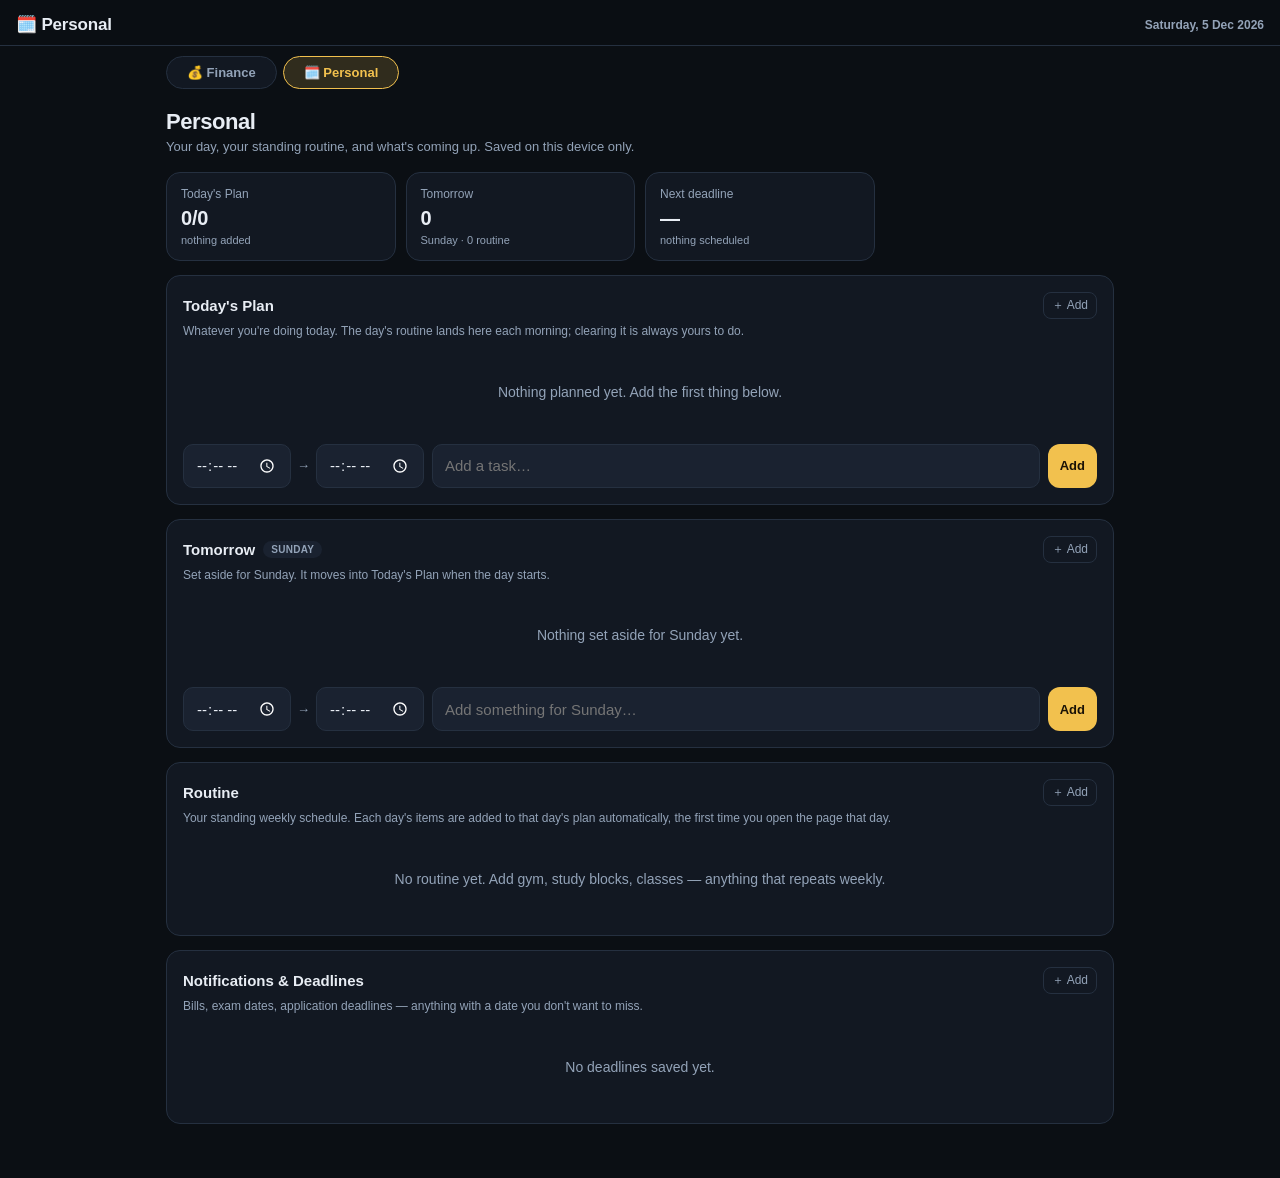
<file: app/personal.html>
<!doctype html>
<html lang="en">
<head>
  <meta charset="utf-8">
  <meta name="viewport" content="width=device-width, initial-scale=1, viewport-fit=cover, maximum-scale=1">
  <title>Dilmurod Personal</title>
  <meta name="description" content="Personal page: today's plan, standing weekly routine, and upcoming deadlines.">
  <meta name="theme-color" content="#0b0f14">
  <meta name="apple-mobile-web-app-capable" content="yes">
  <meta name="apple-mobile-web-app-status-bar-style" content="black-translucent">
  <meta name="apple-mobile-web-app-title" content="Dilmurod Personal">
  <link rel="manifest" href="./personal.webmanifest">
  <link rel="icon" href="./icons/personal-192.png">
  <link rel="apple-touch-icon" href="./icons/personal-192.png">
  <link rel="stylesheet" href="./css/style.css">
  <link rel="stylesheet" href="./css/personal.css">
</head>
<body>
  <div id="app">
    <header class="topbar">
      <h1>🗓️ Personal</h1>
      <div class="actions">
        <span class="today-chip" id="today-chip"></span>
        <button class="icon-btn" id="install-btn" style="display:none;" title="Install">⬇️</button>
      </div>
    </header>
    <nav class="page-switch">
      <a href="./index.html">💰 Finance</a>
      <a href="./personal.html" class="active">🗓️ Personal</a>
    </nav>
    <main id="view"></main>
  </div>
  <script type="module" src="./js/personal.js"></script>
</body>
</html>
</file>
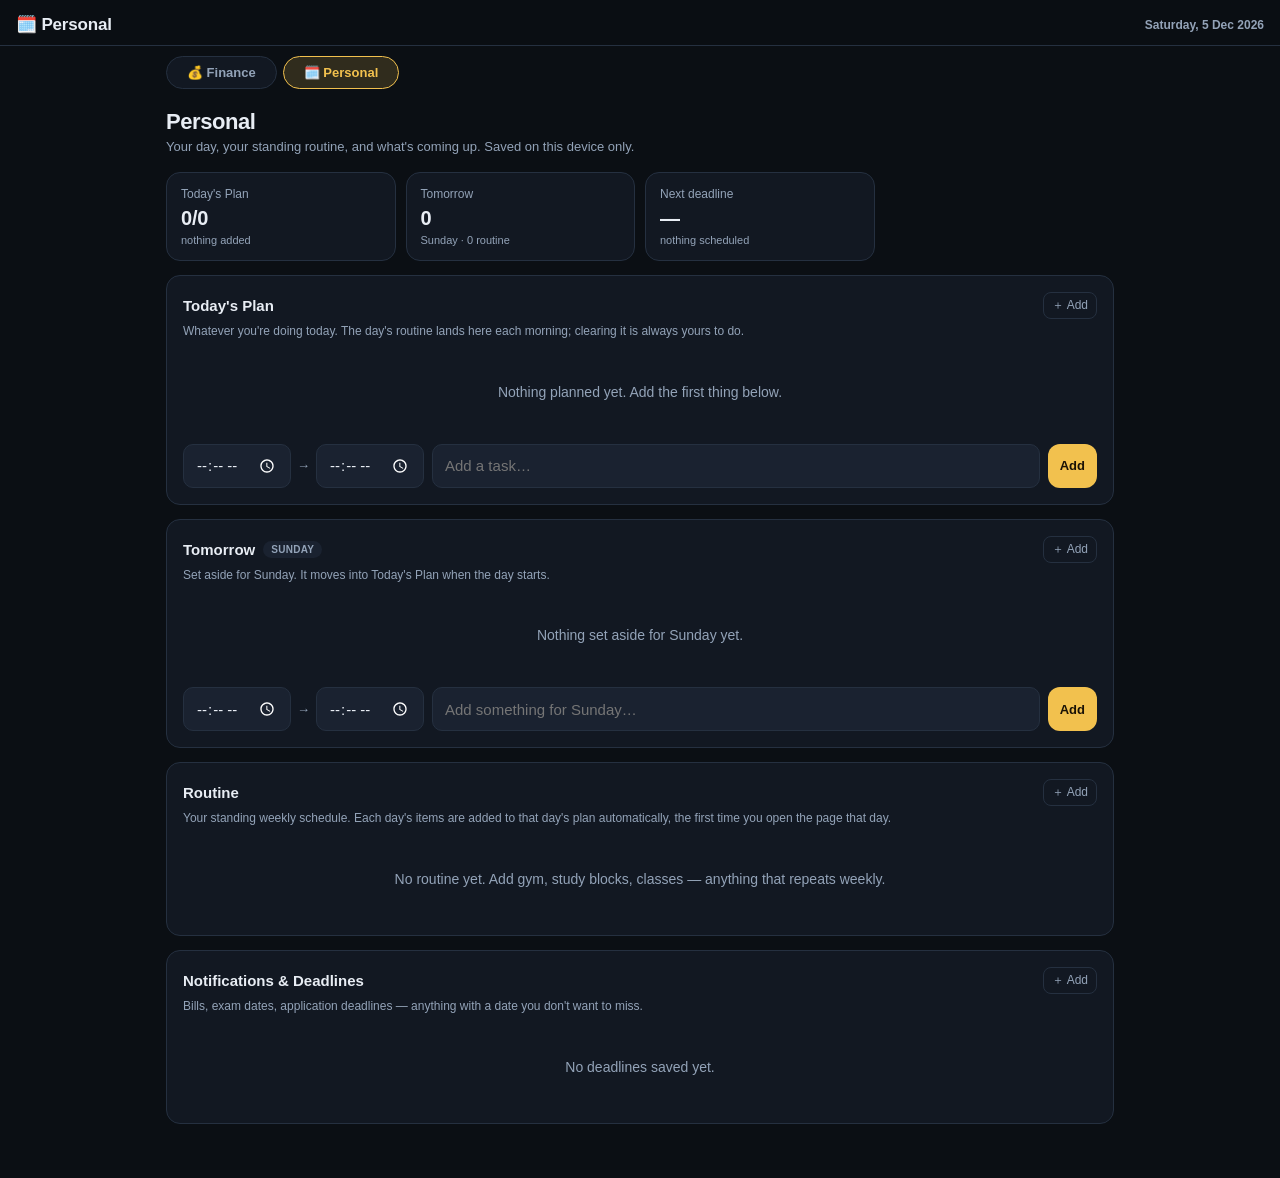
<file: brother/personal.html>
<!doctype html>
<html lang="en">
<head>
  <meta charset="utf-8">
  <meta name="viewport" content="width=device-width, initial-scale=1, viewport-fit=cover, maximum-scale=1">
  <title>Personal</title>
  <meta name="description" content="Personal page: today's plan, standing weekly routine, and upcoming deadlines.">
  <meta name="theme-color" content="#0b0f14">
  <meta name="apple-mobile-web-app-capable" content="yes">
  <meta name="apple-mobile-web-app-status-bar-style" content="black-translucent">
  <meta name="apple-mobile-web-app-title" content="Personal">
  <link rel="manifest" href="./personal.webmanifest">
  <link rel="icon" href="./icons/personal-192.png">
  <link rel="apple-touch-icon" href="./icons/personal-192.png">
  <link rel="stylesheet" href="./css/style.css">
  <link rel="stylesheet" href="./css/personal.css">
</head>
<body>
  <div id="app">
    <header class="topbar">
      <h1>🗓️ Personal</h1>
      <div class="actions">
        <span class="today-chip" id="today-chip"></span>
        <button class="icon-btn" id="install-btn" style="display:none;" title="Install">⬇️</button>
      </div>
    </header>
    <nav class="page-switch">
      <a href="./index.html">💰 Finance</a>
      <a href="./personal.html" class="active">🗓️ Personal</a>
    </nav>
    <main id="view"></main>
  </div>
  <script type="module" src="./js/personal.js"></script>
</body>
</html>
</file>
<file: app/css/style.css>
:root {
  --bg: #0b0f14;
  --bg-elev: #121822;
  --bg-elev-2: #1a2230;
  --border: #253040;
  --text: #e8edf4;
  --text-dim: #93a3b8;
  --accent: #38bd94;
  --accent-2: #5b9bd5;
  --accent-fade: rgba(56, 189, 148, 0.18);
  --danger: #e0685f;
  --warn: #f2c14e;
  --radius: 14px;
  color-scheme: dark;
}

* { box-sizing: border-box; }

html, body {
  margin: 0;
  height: 100%;
  background: var(--bg);
  color: var(--text);
  font-family: -apple-system, BlinkMacSystemFont, "Segoe UI", Roboto, Helvetica, Arial, sans-serif;
  -webkit-font-smoothing: antialiased;
}

#app {
  min-height: 100vh;
  display: flex;
  flex-direction: column;
}

a { color: inherit; }

.topbar {
  position: sticky;
  top: 0;
  z-index: 10;
  display: flex;
  align-items: center;
  justify-content: space-between;
  padding: 14px 16px calc(10px + env(safe-area-inset-top, 0px));
  padding-top: calc(14px + env(safe-area-inset-top, 0px));
  background: rgba(11, 15, 20, 0.92);
  backdrop-filter: blur(10px);
  border-bottom: 1px solid var(--border);
}

.topbar h1 {
  font-size: 17px;
  margin: 0;
  font-weight: 700;
  letter-spacing: -0.01em;
}

.topbar .actions { display: flex; gap: 8px; }

/* Two-page switcher (Finance <-> Personal), sitting right under the topbar
 * on both pages. Picks up whichever accent the page defines. */
.page-switch {
  display: flex;
  gap: 6px;
  width: 100%;
  max-width: 720px;
  margin: 0 auto;
  padding: 10px 16px 0;
}
.page-switch a {
  flex: 1;
  text-align: center;
  text-decoration: none;
  background: var(--bg-elev);
  border: 1px solid var(--border);
  color: var(--text-dim);
  border-radius: 999px;
  padding: 8px 12px;
  font-size: 13px;
  font-weight: 600;
  white-space: nowrap;
}
.page-switch a.active {
  background: var(--accent-fade);
  border-color: var(--accent);
  color: var(--accent);
}

.icon-btn {
  background: var(--bg-elev);
  border: 1px solid var(--border);
  color: var(--text);
  border-radius: 10px;
  width: 36px;
  height: 36px;
  display: flex;
  align-items: center;
  justify-content: center;
  font-size: 16px;
  cursor: pointer;
}
.icon-btn:active { transform: scale(0.96); }

main#view {
  flex: 1;
  padding: 16px 16px 96px;
  max-width: 720px;
  width: 100%;
  margin: 0 auto;
}

.page-title {
  font-size: 22px;
  font-weight: 800;
  margin: 4px 0 4px;
  letter-spacing: -0.02em;
}
.page-sub {
  color: var(--text-dim);
  font-size: 13px;
  margin: 0 0 18px;
}

.card {
  background: var(--bg-elev);
  border: 1px solid var(--border);
  border-radius: var(--radius);
  padding: 16px;
  margin-bottom: 14px;
}

.card h2, .card h3 {
  margin: 0 0 12px;
  font-size: 15px;
  font-weight: 700;
  color: var(--text);
}

.grid-2 {
  display: grid;
  grid-template-columns: 1fr 1fr;
  gap: 12px;
}
.grid-3 {
  display: grid;
  grid-template-columns: repeat(3, 1fr);
  gap: 10px;
}

.stat {
  background: var(--bg-elev);
  border: 1px solid var(--border);
  border-radius: var(--radius);
  padding: 14px;
}
.stat .label { color: var(--text-dim); font-size: 12px; margin-bottom: 6px; }
.stat .value { font-size: 20px; font-weight: 800; letter-spacing: -0.01em; }
.stat .value.pos { color: var(--accent); }
.stat .value.neg { color: var(--danger); }
.stat .sub { color: var(--text-dim); font-size: 11px; margin-top: 4px; }

.hero-balance {
  text-align: center;
  padding: 22px 16px;
}
.hero-balance .label { color: var(--text-dim); font-size: 13px; }
.hero-balance .amount { font-size: 34px; font-weight: 800; letter-spacing: -0.02em; margin: 6px 0; }
.hero-balance .amount small { font-size: 16px; color: var(--text-dim); font-weight: 600; margin-left: 4px; }

table { width: 100%; border-collapse: collapse; font-size: 13px; }
th, td { text-align: left; padding: 8px 6px; border-bottom: 1px solid var(--border); }
th { color: var(--text-dim); font-weight: 600; font-size: 11px; text-transform: uppercase; letter-spacing: 0.03em; }
tr:last-child td { border-bottom: none; }
td.num, th.num { text-align: right; font-variant-numeric: tabular-nums; }
.amt-pos { color: var(--accent); font-weight: 600; }
.amt-neg { color: var(--danger); font-weight: 600; }

.row-actions { display: flex; gap: 6px; }
.mini-btn {
  background: transparent;
  border: 1px solid var(--border);
  color: var(--text-dim);
  border-radius: 8px;
  padding: 4px 8px;
  font-size: 12px;
  cursor: pointer;
}
.mini-btn:active { transform: scale(0.96); }
.mini-btn.danger { color: var(--danger); border-color: rgba(224,104,95,0.4); }

.btn {
  display: inline-flex;
  align-items: center;
  justify-content: center;
  gap: 6px;
  background: var(--accent);
  color: #06140f;
  border: none;
  border-radius: 12px;
  padding: 12px 18px;
  font-size: 14px;
  font-weight: 700;
  cursor: pointer;
  width: 100%;
}
.btn:active { transform: scale(0.98); }
.btn.secondary {
  background: var(--bg-elev-2);
  color: var(--text);
  border: 1px solid var(--border);
}
.btn.danger { background: var(--danger); color: #1a0908; }
.btn.small { padding: 8px 12px; font-size: 13px; width: auto; }

.field { margin-bottom: 12px; }
.field label { display: block; font-size: 12px; color: var(--text-dim); margin-bottom: 6px; }
.field input, .field select, .field textarea {
  width: 100%;
  background: var(--bg-elev-2);
  border: 1px solid var(--border);
  color: var(--text);
  border-radius: 10px;
  padding: 10px 12px;
  font-size: 15px;
  font-family: inherit;
}
.field input:focus, .field select:focus, .field textarea:focus {
  outline: none;
  border-color: var(--accent);
}
.field-row { display: flex; gap: 10px; }
.field-row .field { flex: 1; }

.segmented {
  display: flex;
  background: var(--bg-elev-2);
  border: 1px solid var(--border);
  border-radius: 10px;
  padding: 3px;
  gap: 3px;
}
.segmented button {
  flex: 1;
  background: transparent;
  border: none;
  color: var(--text-dim);
  padding: 9px 6px;
  border-radius: 8px;
  font-size: 13px;
  font-weight: 600;
  cursor: pointer;
}
.segmented button.active {
  background: var(--accent);
  color: #06140f;
}

.tabs {
  display: flex;
  gap: 6px;
  overflow-x: auto;
  margin-bottom: 14px;
  padding-bottom: 2px;
}
.tabs button {
  flex-shrink: 0;
  background: var(--bg-elev);
  border: 1px solid var(--border);
  color: var(--text-dim);
  padding: 8px 14px;
  border-radius: 999px;
  font-size: 13px;
  font-weight: 600;
  cursor: pointer;
  white-space: nowrap;
}
.tabs button.active {
  background: var(--accent-fade);
  border-color: var(--accent);
  color: var(--accent);
}

.legend { display: flex; flex-wrap: wrap; gap: 10px; margin-top: 12px; }
.legend-item { display: flex; align-items: center; gap: 6px; font-size: 12px; color: var(--text-dim); }
.legend-dot { width: 9px; height: 9px; border-radius: 50%; flex-shrink: 0; }

.progress-bar {
  height: 10px;
  background: var(--bg-elev-2);
  border-radius: 999px;
  overflow: hidden;
  border: 1px solid var(--border);
}
.progress-bar .fill {
  height: 100%;
  background: linear-gradient(90deg, var(--accent-2), var(--accent));
  border-radius: 999px;
  transition: width 0.3s ease;
}

.empty-state {
  text-align: center;
  padding: 32px 16px;
  color: var(--text-dim);
  font-size: 14px;
}

.bottom-nav {
  position: fixed;
  bottom: 0;
  left: 0;
  right: 0;
  z-index: 10;
  display: flex;
  background: rgba(18, 24, 34, 0.96);
  backdrop-filter: blur(10px);
  border-top: 1px solid var(--border);
  padding: 6px 4px calc(6px + env(safe-area-inset-bottom, 0px));
  overflow-x: auto;
}
.bottom-nav a {
  flex: 1;
  min-width: 62px;
  text-decoration: none;
  display: flex;
  flex-direction: column;
  align-items: center;
  gap: 3px;
  padding: 6px 2px;
  color: var(--text-dim);
  font-size: 10px;
  font-weight: 600;
  border-radius: 10px;
}
.bottom-nav a .nav-icon { font-size: 18px; line-height: 1; }
.bottom-nav a.active { color: var(--accent); }

.fab {
  position: fixed;
  right: 18px;
  bottom: calc(76px + env(safe-area-inset-bottom, 0px));
  width: 56px;
  height: 56px;
  border-radius: 50%;
  background: var(--accent);
  color: #06140f;
  border: none;
  font-size: 26px;
  font-weight: 700;
  box-shadow: 0 8px 24px rgba(56, 189, 148, 0.35);
  cursor: pointer;
  z-index: 9;
  display: flex;
  align-items: center;
  justify-content: center;
}
.fab:active { transform: scale(0.94); }

.modal-backdrop {
  position: fixed;
  inset: 0;
  background: rgba(0,0,0,0.55);
  display: flex;
  align-items: flex-end;
  justify-content: center;
  z-index: 100;
}
.modal-sheet {
  background: var(--bg-elev);
  border: 1px solid var(--border);
  border-bottom: none;
  border-radius: 20px 20px 0 0;
  width: 100%;
  max-width: 520px;
  max-height: 88vh;
  overflow-y: auto;
  padding: 18px 18px calc(24px + env(safe-area-inset-bottom, 0px));
  animation: sheet-up 0.2s ease;
}
@keyframes sheet-up { from { transform: translateY(24px); opacity: 0; } to { transform: translateY(0); opacity: 1; } }
.modal-sheet h3 { margin: 0 0 16px; font-size: 17px; }
.modal-handle { width: 36px; height: 4px; background: var(--border); border-radius: 999px; margin: 0 auto 14px; }

.toast {
  position: fixed;
  top: calc(64px + env(safe-area-inset-top, 0px));
  left: 50%;
  transform: translateX(-50%);
  background: var(--bg-elev-2);
  border: 1px solid var(--accent);
  color: var(--text);
  padding: 10px 18px;
  border-radius: 12px;
  font-size: 13px;
  z-index: 200;
  box-shadow: 0 6px 20px rgba(0,0,0,0.4);
}

.badge {
  display: inline-block;
  font-size: 10px;
  font-weight: 700;
  padding: 3px 8px;
  border-radius: 999px;
  background: var(--accent-fade);
  color: var(--accent);
  text-transform: uppercase;
  letter-spacing: 0.03em;
}
.badge.warn { background: rgba(242,193,78,0.16); color: var(--warn); }
.badge.danger { background: rgba(224,104,95,0.16); color: var(--danger); }

.divider { height: 1px; background: var(--border); margin: 14px 0; }

input[type="range"] {
  -webkit-appearance: none;
  appearance: none;
  width: 100%;
  height: 6px;
  border-radius: 999px;
  background: var(--bg-elev-2);
  border: 1px solid var(--border);
  outline: none;
}
input[type="range"]::-webkit-slider-thumb {
  -webkit-appearance: none;
  appearance: none;
  width: 22px;
  height: 22px;
  border-radius: 50%;
  background: var(--accent);
  cursor: pointer;
  border: none;
}
input[type="range"]::-moz-range-thumb {
  width: 22px;
  height: 22px;
  border-radius: 50%;
  background: var(--accent);
  cursor: pointer;
  border: none;
}

input[type="checkbox"] {
  width: 18px;
  height: 18px;
  accent-color: var(--accent);
}

.chip-row { display: flex; flex-wrap: wrap; gap: 8px; }
.chip {
  background: var(--bg-elev-2);
  border: 1px solid var(--border);
  color: var(--text-dim);
  border-radius: 999px;
  padding: 6px 12px;
  font-size: 12px;
  cursor: pointer;
}
.chip.active { background: var(--accent-fade); border-color: var(--accent); color: var(--accent); }

@media (min-width: 860px) {
  main#view { max-width: 980px; padding-bottom: 40px; }
  .page-switch { max-width: 980px; }
  .page-switch a { flex: 0 1 auto; padding: 8px 20px; }
  .bottom-nav { display: none; }
  .desktop-nav {
    display: flex;
    gap: 6px;
    padding: 8px 16px;
    border-bottom: 1px solid var(--border);
    overflow-x: auto;
    background: rgba(11,15,20,0.92);
  }
  .desktop-nav a {
    text-decoration: none;
    color: var(--text-dim);
    padding: 8px 14px;
    border-radius: 10px;
    font-size: 13px;
    font-weight: 600;
    white-space: nowrap;
  }
  .desktop-nav a.active { color: var(--accent); background: var(--accent-fade); }
  .fab { right: calc(50% - 490px + 18px); }
  .grid-3 { grid-template-columns: repeat(4, 1fr); }
}
@media (max-width: 859px) {
  .desktop-nav { display: none; }
}
</file>
<file: brother/css/style.css>
:root {
  --bg: #0b0f14;
  --bg-elev: #121822;
  --bg-elev-2: #1a2230;
  --border: #253040;
  --text: #e8edf4;
  --text-dim: #93a3b8;
  --accent: #38bd94;
  --accent-2: #5b9bd5;
  --accent-fade: rgba(56, 189, 148, 0.18);
  --danger: #e0685f;
  --warn: #f2c14e;
  --radius: 14px;
  color-scheme: dark;
}

* { box-sizing: border-box; }

html, body {
  margin: 0;
  height: 100%;
  background: var(--bg);
  color: var(--text);
  font-family: -apple-system, BlinkMacSystemFont, "Segoe UI", Roboto, Helvetica, Arial, sans-serif;
  -webkit-font-smoothing: antialiased;
}

#app {
  min-height: 100vh;
  display: flex;
  flex-direction: column;
}

a { color: inherit; }

.topbar {
  position: sticky;
  top: 0;
  z-index: 10;
  display: flex;
  align-items: center;
  justify-content: space-between;
  padding: 14px 16px calc(10px + env(safe-area-inset-top, 0px));
  padding-top: calc(14px + env(safe-area-inset-top, 0px));
  background: rgba(11, 15, 20, 0.92);
  backdrop-filter: blur(10px);
  border-bottom: 1px solid var(--border);
}

.topbar h1 {
  font-size: 17px;
  margin: 0;
  font-weight: 700;
  letter-spacing: -0.01em;
}

.topbar .actions { display: flex; gap: 8px; }

/* Two-page switcher (Finance <-> Personal), sitting right under the topbar
 * on both pages. Picks up whichever accent the page defines. */
.page-switch {
  display: flex;
  gap: 6px;
  width: 100%;
  max-width: 720px;
  margin: 0 auto;
  padding: 10px 16px 0;
}
.page-switch a {
  flex: 1;
  text-align: center;
  text-decoration: none;
  background: var(--bg-elev);
  border: 1px solid var(--border);
  color: var(--text-dim);
  border-radius: 999px;
  padding: 8px 12px;
  font-size: 13px;
  font-weight: 600;
  white-space: nowrap;
}
.page-switch a.active {
  background: var(--accent-fade);
  border-color: var(--accent);
  color: var(--accent);
}

.icon-btn {
  background: var(--bg-elev);
  border: 1px solid var(--border);
  color: var(--text);
  border-radius: 10px;
  width: 36px;
  height: 36px;
  display: flex;
  align-items: center;
  justify-content: center;
  font-size: 16px;
  cursor: pointer;
}
.icon-btn:active { transform: scale(0.96); }

main#view {
  flex: 1;
  padding: 16px 16px 96px;
  max-width: 720px;
  width: 100%;
  margin: 0 auto;
}

.page-title {
  font-size: 22px;
  font-weight: 800;
  margin: 4px 0 4px;
  letter-spacing: -0.02em;
}
.page-sub {
  color: var(--text-dim);
  font-size: 13px;
  margin: 0 0 18px;
}

.card {
  background: var(--bg-elev);
  border: 1px solid var(--border);
  border-radius: var(--radius);
  padding: 16px;
  margin-bottom: 14px;
}

.card h2, .card h3 {
  margin: 0 0 12px;
  font-size: 15px;
  font-weight: 700;
  color: var(--text);
}

.grid-2 {
  display: grid;
  grid-template-columns: 1fr 1fr;
  gap: 12px;
}
.grid-3 {
  display: grid;
  grid-template-columns: repeat(3, 1fr);
  gap: 10px;
}

.stat {
  background: var(--bg-elev);
  border: 1px solid var(--border);
  border-radius: var(--radius);
  padding: 14px;
}
.stat .label { color: var(--text-dim); font-size: 12px; margin-bottom: 6px; }
.stat .value { font-size: 20px; font-weight: 800; letter-spacing: -0.01em; }
.stat .value.pos { color: var(--accent); }
.stat .value.neg { color: var(--danger); }
.stat .sub { color: var(--text-dim); font-size: 11px; margin-top: 4px; }

.hero-balance {
  text-align: center;
  padding: 22px 16px;
}
.hero-balance .label { color: var(--text-dim); font-size: 13px; }
.hero-balance .amount { font-size: 34px; font-weight: 800; letter-spacing: -0.02em; margin: 6px 0; }
.hero-balance .amount small { font-size: 16px; color: var(--text-dim); font-weight: 600; margin-left: 4px; }

table { width: 100%; border-collapse: collapse; font-size: 13px; }
th, td { text-align: left; padding: 8px 6px; border-bottom: 1px solid var(--border); }
th { color: var(--text-dim); font-weight: 600; font-size: 11px; text-transform: uppercase; letter-spacing: 0.03em; }
tr:last-child td { border-bottom: none; }
td.num, th.num { text-align: right; font-variant-numeric: tabular-nums; }
.amt-pos { color: var(--accent); font-weight: 600; }
.amt-neg { color: var(--danger); font-weight: 600; }

.row-actions { display: flex; gap: 6px; }
.mini-btn {
  background: transparent;
  border: 1px solid var(--border);
  color: var(--text-dim);
  border-radius: 8px;
  padding: 4px 8px;
  font-size: 12px;
  cursor: pointer;
}
.mini-btn:active { transform: scale(0.96); }
.mini-btn.danger { color: var(--danger); border-color: rgba(224,104,95,0.4); }

.btn {
  display: inline-flex;
  align-items: center;
  justify-content: center;
  gap: 6px;
  background: var(--accent);
  color: #06140f;
  border: none;
  border-radius: 12px;
  padding: 12px 18px;
  font-size: 14px;
  font-weight: 700;
  cursor: pointer;
  width: 100%;
}
.btn:active { transform: scale(0.98); }
.btn.secondary {
  background: var(--bg-elev-2);
  color: var(--text);
  border: 1px solid var(--border);
}
.btn.danger { background: var(--danger); color: #1a0908; }
.btn.small { padding: 8px 12px; font-size: 13px; width: auto; }

.field { margin-bottom: 12px; }
.field label { display: block; font-size: 12px; color: var(--text-dim); margin-bottom: 6px; }
.field input, .field select, .field textarea {
  width: 100%;
  background: var(--bg-elev-2);
  border: 1px solid var(--border);
  color: var(--text);
  border-radius: 10px;
  padding: 10px 12px;
  font-size: 15px;
  font-family: inherit;
}
.field input:focus, .field select:focus, .field textarea:focus {
  outline: none;
  border-color: var(--accent);
}
.field-row { display: flex; gap: 10px; }
.field-row .field { flex: 1; }

.segmented {
  display: flex;
  background: var(--bg-elev-2);
  border: 1px solid var(--border);
  border-radius: 10px;
  padding: 3px;
  gap: 3px;
}
.segmented button {
  flex: 1;
  background: transparent;
  border: none;
  color: var(--text-dim);
  padding: 9px 6px;
  border-radius: 8px;
  font-size: 13px;
  font-weight: 600;
  cursor: pointer;
}
.segmented button.active {
  background: var(--accent);
  color: #06140f;
}

.tabs {
  display: flex;
  gap: 6px;
  overflow-x: auto;
  margin-bottom: 14px;
  padding-bottom: 2px;
}
.tabs button {
  flex-shrink: 0;
  background: var(--bg-elev);
  border: 1px solid var(--border);
  color: var(--text-dim);
  padding: 8px 14px;
  border-radius: 999px;
  font-size: 13px;
  font-weight: 600;
  cursor: pointer;
  white-space: nowrap;
}
.tabs button.active {
  background: var(--accent-fade);
  border-color: var(--accent);
  color: var(--accent);
}

.legend { display: flex; flex-wrap: wrap; gap: 10px; margin-top: 12px; }
.legend-item { display: flex; align-items: center; gap: 6px; font-size: 12px; color: var(--text-dim); }
.legend-dot { width: 9px; height: 9px; border-radius: 50%; flex-shrink: 0; }

.progress-bar {
  height: 10px;
  background: var(--bg-elev-2);
  border-radius: 999px;
  overflow: hidden;
  border: 1px solid var(--border);
}
.progress-bar .fill {
  height: 100%;
  background: linear-gradient(90deg, var(--accent-2), var(--accent));
  border-radius: 999px;
  transition: width 0.3s ease;
}

.empty-state {
  text-align: center;
  padding: 32px 16px;
  color: var(--text-dim);
  font-size: 14px;
}

.bottom-nav {
  position: fixed;
  bottom: 0;
  left: 0;
  right: 0;
  z-index: 10;
  display: flex;
  background: rgba(18, 24, 34, 0.96);
  backdrop-filter: blur(10px);
  border-top: 1px solid var(--border);
  padding: 6px 4px calc(6px + env(safe-area-inset-bottom, 0px));
  overflow-x: auto;
}
.bottom-nav a {
  flex: 1;
  min-width: 62px;
  text-decoration: none;
  display: flex;
  flex-direction: column;
  align-items: center;
  gap: 3px;
  padding: 6px 2px;
  color: var(--text-dim);
  font-size: 10px;
  font-weight: 600;
  border-radius: 10px;
}
.bottom-nav a .nav-icon { font-size: 18px; line-height: 1; }
.bottom-nav a.active { color: var(--accent); }

.fab {
  position: fixed;
  right: 18px;
  bottom: calc(76px + env(safe-area-inset-bottom, 0px));
  width: 56px;
  height: 56px;
  border-radius: 50%;
  background: var(--accent);
  color: #06140f;
  border: none;
  font-size: 26px;
  font-weight: 700;
  box-shadow: 0 8px 24px rgba(56, 189, 148, 0.35);
  cursor: pointer;
  z-index: 9;
  display: flex;
  align-items: center;
  justify-content: center;
}
.fab:active { transform: scale(0.94); }

.modal-backdrop {
  position: fixed;
  inset: 0;
  background: rgba(0,0,0,0.55);
  display: flex;
  align-items: flex-end;
  justify-content: center;
  z-index: 100;
}
.modal-sheet {
  background: var(--bg-elev);
  border: 1px solid var(--border);
  border-bottom: none;
  border-radius: 20px 20px 0 0;
  width: 100%;
  max-width: 520px;
  max-height: 88vh;
  overflow-y: auto;
  padding: 18px 18px calc(24px + env(safe-area-inset-bottom, 0px));
  animation: sheet-up 0.2s ease;
}
@keyframes sheet-up { from { transform: translateY(24px); opacity: 0; } to { transform: translateY(0); opacity: 1; } }
.modal-sheet h3 { margin: 0 0 16px; font-size: 17px; }
.modal-handle { width: 36px; height: 4px; background: var(--border); border-radius: 999px; margin: 0 auto 14px; }

.toast {
  position: fixed;
  top: calc(64px + env(safe-area-inset-top, 0px));
  left: 50%;
  transform: translateX(-50%);
  background: var(--bg-elev-2);
  border: 1px solid var(--accent);
  color: var(--text);
  padding: 10px 18px;
  border-radius: 12px;
  font-size: 13px;
  z-index: 200;
  box-shadow: 0 6px 20px rgba(0,0,0,0.4);
}

.badge {
  display: inline-block;
  font-size: 10px;
  font-weight: 700;
  padding: 3px 8px;
  border-radius: 999px;
  background: var(--accent-fade);
  color: var(--accent);
  text-transform: uppercase;
  letter-spacing: 0.03em;
}
.badge.warn { background: rgba(242,193,78,0.16); color: var(--warn); }
.badge.danger { background: rgba(224,104,95,0.16); color: var(--danger); }

.divider { height: 1px; background: var(--border); margin: 14px 0; }

input[type="range"] {
  -webkit-appearance: none;
  appearance: none;
  width: 100%;
  height: 6px;
  border-radius: 999px;
  background: var(--bg-elev-2);
  border: 1px solid var(--border);
  outline: none;
}
input[type="range"]::-webkit-slider-thumb {
  -webkit-appearance: none;
  appearance: none;
  width: 22px;
  height: 22px;
  border-radius: 50%;
  background: var(--accent);
  cursor: pointer;
  border: none;
}
input[type="range"]::-moz-range-thumb {
  width: 22px;
  height: 22px;
  border-radius: 50%;
  background: var(--accent);
  cursor: pointer;
  border: none;
}

input[type="checkbox"] {
  width: 18px;
  height: 18px;
  accent-color: var(--accent);
}

.chip-row { display: flex; flex-wrap: wrap; gap: 8px; }
.chip {
  background: var(--bg-elev-2);
  border: 1px solid var(--border);
  color: var(--text-dim);
  border-radius: 999px;
  padding: 6px 12px;
  font-size: 12px;
  cursor: pointer;
}
.chip.active { background: var(--accent-fade); border-color: var(--accent); color: var(--accent); }

@media (min-width: 860px) {
  main#view { max-width: 980px; padding-bottom: 40px; }
  .page-switch { max-width: 980px; }
  .page-switch a { flex: 0 1 auto; padding: 8px 20px; }
  .bottom-nav { display: none; }
  .desktop-nav {
    display: flex;
    gap: 6px;
    padding: 8px 16px;
    border-bottom: 1px solid var(--border);
    overflow-x: auto;
    background: rgba(11,15,20,0.92);
  }
  .desktop-nav a {
    text-decoration: none;
    color: var(--text-dim);
    padding: 8px 14px;
    border-radius: 10px;
    font-size: 13px;
    font-weight: 600;
    white-space: nowrap;
  }
  .desktop-nav a.active { color: var(--accent); background: var(--accent-fade); }
  .fab { right: calc(50% - 490px + 18px); }
  .grid-3 { grid-template-columns: repeat(4, 1fr); }
}
@media (max-width: 859px) {
  .desktop-nav { display: none; }
}
</file>
<file: app/css/personal.css>
/* Personal page.
 *
 * Loaded on top of style.css, so the shell -- background, fonts, spacing,
 * cards, buttons, badges -- is literally the finance app's. Only the accent
 * changes (gold instead of teal) plus the few components this page adds. */

:root {
  --accent: #f2c14e;
  --accent-2: #d9a441;
  --accent-fade: rgba(242, 193, 78, 0.16);
  --on-accent: #1a1206;
}

/* style.css hardcodes a dark green ink for text sitting on the accent; on gold
 * it wants a dark brown instead. `.btn.secondary` / `.btn.danger` are more
 * specific there, so they keep their own colours. */
.btn { color: var(--on-accent); }
.segmented button.active { color: var(--on-accent); }

.today-chip {
  color: var(--text-dim);
  font-size: 12px;
  font-weight: 600;
  white-space: nowrap;
}

.card-head {
  display: flex;
  align-items: center;
  justify-content: space-between;
  gap: 10px;
  margin-bottom: 4px;
}
.card-head h2 { margin: 0; display: flex; align-items: center; }
.card-head .head-actions { display: flex; gap: 6px; flex-shrink: 0; }
.card-sub {
  color: var(--text-dim);
  font-size: 12px;
  margin: 0 0 12px;
  line-height: 1.4;
}
/* A closing aside under a card's contents -- what will happen on its own. */
.card-foot {
  color: var(--text-dim);
  font-size: 12px;
  line-height: 1.4;
  margin: 12px 0 0;
}

/* One line of a list: [time] [text] [row actions] */
.p-row {
  display: flex;
  align-items: flex-start;
  gap: 10px;
  padding: 10px 0;
  border-bottom: 1px solid var(--border);
}
.p-row:last-child { border-bottom: none; }
.p-time {
  display: flex;
  flex-direction: column;
  flex-shrink: 0;
  width: 54px;
  padding-top: 2px;
  font-size: 12px;
  font-weight: 700;
  font-variant-numeric: tabular-nums;
  color: var(--accent);
  line-height: 1.35;
}
/* The end of an interval, stacked under its start and quieter than it. */
.p-time-end { color: var(--text-dim); }
.p-time.none { color: var(--text-dim); font-weight: 600; }
.p-main { flex: 1; min-width: 0; }
.p-text { font-size: 14px; line-height: 1.35; overflow-wrap: anywhere; }
.p-sub { color: var(--text-dim); font-size: 12px; margin-top: 3px; overflow-wrap: anywhere; }
.p-row .row-actions { padding-top: 1px; gap: 4px; }
.p-row .row-actions .mini-btn { padding: 4px 7px; }
.p-row.done .p-text { text-decoration: line-through; color: var(--text-dim); }
.p-row.done .p-time { color: var(--text-dim); }

.p-check {
  flex-shrink: 0;
  width: 22px;
  height: 22px;
  margin-top: 1px;
  border-radius: 7px;
  border: 1px solid var(--border);
  background: var(--bg-elev-2);
  color: transparent;
  font-size: 12px;
  line-height: 1;
  cursor: pointer;
}
.p-check.on { background: var(--accent); border-color: var(--accent); color: var(--on-accent); }
.p-check:active { transform: scale(0.94); }

.mini-btn[disabled] { opacity: 0.3; cursor: default; }
.mini-btn[disabled]:active { transform: none; }

/* Wraps on a narrow phone: the from/to pair keeps one row, the task and its
 * button drop to the next. */
.quick-add { display: flex; flex-wrap: wrap; gap: 8px; margin-top: 12px; }
.time-range { display: flex; align-items: center; gap: 6px; flex-shrink: 0; }
.range-sep { color: var(--text-dim); font-size: 13px; }
.quick-add input {
  background: var(--bg-elev-2);
  border: 1px solid var(--border);
  color: var(--text);
  border-radius: 10px;
  padding: 10px 12px;
  font-size: 15px;
  font-family: inherit;
  min-width: 0;
}
.quick-add input:focus { outline: none; border-color: var(--accent); }
.quick-add input[type="time"] { width: 108px; flex-shrink: 0; }
.quick-add input.grow { flex: 1; min-width: 150px; }

/* Routine: one block per weekday, today's block picked out in gold. */
.day-grid { display: grid; grid-template-columns: 1fr; gap: 10px; align-items: start; }
@media (min-width: 560px) { .day-grid { grid-template-columns: 1fr 1fr; } }
.day-block {
  background: var(--bg-elev-2);
  border: 1px solid var(--border);
  border-radius: 12px;
  padding: 10px 12px;
}
.day-block.today { border-color: var(--accent); background: var(--accent-fade); }
.day-block h3 {
  display: flex;
  align-items: center;
  justify-content: space-between;
  gap: 8px;
  margin: 0 0 4px;
  font-size: 11px;
  font-weight: 700;
  text-transform: uppercase;
  letter-spacing: 0.04em;
  color: var(--text-dim);
}
.day-block.today h3 { color: var(--accent); }
.day-block .p-row { padding: 7px 0; }
.day-block .p-row:last-child { border-bottom: none; }
.day-block .empty-day { color: var(--text-dim); font-size: 12px; padding: 6px 0 8px; }

/* Deadline flags: gold rail for the next 7 days, red once it's today or past.
 * Every deadline row carries the same indent so flagged and unflagged rows
 * still line up with each other. */
.p-row.deadline { padding-left: 11px; }
.p-row.soon { box-shadow: inset 3px 0 0 var(--accent); }
.p-row.overdue { box-shadow: inset 3px 0 0 var(--danger); }
.p-date {
  flex-shrink: 0;
  width: 78px;
  padding-top: 2px;
  font-size: 12px;
  font-weight: 700;
  font-variant-numeric: tabular-nums;
  color: var(--text-dim);
}
.p-row.soon .p-date { color: var(--accent); }
.p-row.overdue .p-date { color: var(--danger); }

.badge.mute { background: var(--bg-elev-2); color: var(--text-dim); }

/* On the narrowest phones the time, the tick and four buttons leave the text
 * so little room that words break mid-word. Give the text a floor and let the
 * buttons drop to their own line instead. */
@media (max-width: 380px) {
  .p-row { flex-wrap: wrap; }
  .p-main { min-width: 130px; }
  .p-row .row-actions { margin-left: auto; }
}
</file>
<file: brother/css/personal.css>
/* Personal page.
 *
 * Loaded on top of style.css, so the shell -- background, fonts, spacing,
 * cards, buttons, badges -- is literally the finance app's. Only the accent
 * changes (gold instead of teal) plus the few components this page adds. */

:root {
  --accent: #f2c14e;
  --accent-2: #d9a441;
  --accent-fade: rgba(242, 193, 78, 0.16);
  --on-accent: #1a1206;
}

/* style.css hardcodes a dark green ink for text sitting on the accent; on gold
 * it wants a dark brown instead. `.btn.secondary` / `.btn.danger` are more
 * specific there, so they keep their own colours. */
.btn { color: var(--on-accent); }
.segmented button.active { color: var(--on-accent); }

.today-chip {
  color: var(--text-dim);
  font-size: 12px;
  font-weight: 600;
  white-space: nowrap;
}

.card-head {
  display: flex;
  align-items: center;
  justify-content: space-between;
  gap: 10px;
  margin-bottom: 4px;
}
.card-head h2 { margin: 0; display: flex; align-items: center; }
.card-head .head-actions { display: flex; gap: 6px; flex-shrink: 0; }
.card-sub {
  color: var(--text-dim);
  font-size: 12px;
  margin: 0 0 12px;
  line-height: 1.4;
}
/* A closing aside under a card's contents -- what will happen on its own. */
.card-foot {
  color: var(--text-dim);
  font-size: 12px;
  line-height: 1.4;
  margin: 12px 0 0;
}

/* One line of a list: [time] [text] [row actions] */
.p-row {
  display: flex;
  align-items: flex-start;
  gap: 10px;
  padding: 10px 0;
  border-bottom: 1px solid var(--border);
}
.p-row:last-child { border-bottom: none; }
.p-time {
  display: flex;
  flex-direction: column;
  flex-shrink: 0;
  width: 54px;
  padding-top: 2px;
  font-size: 12px;
  font-weight: 700;
  font-variant-numeric: tabular-nums;
  color: var(--accent);
  line-height: 1.35;
}
/* The end of an interval, stacked under its start and quieter than it. */
.p-time-end { color: var(--text-dim); }
.p-time.none { color: var(--text-dim); font-weight: 600; }
.p-main { flex: 1; min-width: 0; }
.p-text { font-size: 14px; line-height: 1.35; overflow-wrap: anywhere; }
.p-sub { color: var(--text-dim); font-size: 12px; margin-top: 3px; overflow-wrap: anywhere; }
.p-row .row-actions { padding-top: 1px; gap: 4px; }
.p-row .row-actions .mini-btn { padding: 4px 7px; }
.p-row.done .p-text { text-decoration: line-through; color: var(--text-dim); }
.p-row.done .p-time { color: var(--text-dim); }

.p-check {
  flex-shrink: 0;
  width: 22px;
  height: 22px;
  margin-top: 1px;
  border-radius: 7px;
  border: 1px solid var(--border);
  background: var(--bg-elev-2);
  color: transparent;
  font-size: 12px;
  line-height: 1;
  cursor: pointer;
}
.p-check.on { background: var(--accent); border-color: var(--accent); color: var(--on-accent); }
.p-check:active { transform: scale(0.94); }

.mini-btn[disabled] { opacity: 0.3; cursor: default; }
.mini-btn[disabled]:active { transform: none; }

/* Wraps on a narrow phone: the from/to pair keeps one row, the task and its
 * button drop to the next. */
.quick-add { display: flex; flex-wrap: wrap; gap: 8px; margin-top: 12px; }
.time-range { display: flex; align-items: center; gap: 6px; flex-shrink: 0; }
.range-sep { color: var(--text-dim); font-size: 13px; }
.quick-add input {
  background: var(--bg-elev-2);
  border: 1px solid var(--border);
  color: var(--text);
  border-radius: 10px;
  padding: 10px 12px;
  font-size: 15px;
  font-family: inherit;
  min-width: 0;
}
.quick-add input:focus { outline: none; border-color: var(--accent); }
.quick-add input[type="time"] { width: 108px; flex-shrink: 0; }
.quick-add input.grow { flex: 1; min-width: 150px; }

/* Routine: one block per weekday, today's block picked out in gold. */
.day-grid { display: grid; grid-template-columns: 1fr; gap: 10px; align-items: start; }
@media (min-width: 560px) { .day-grid { grid-template-columns: 1fr 1fr; } }
.day-block {
  background: var(--bg-elev-2);
  border: 1px solid var(--border);
  border-radius: 12px;
  padding: 10px 12px;
}
.day-block.today { border-color: var(--accent); background: var(--accent-fade); }
.day-block h3 {
  display: flex;
  align-items: center;
  justify-content: space-between;
  gap: 8px;
  margin: 0 0 4px;
  font-size: 11px;
  font-weight: 700;
  text-transform: uppercase;
  letter-spacing: 0.04em;
  color: var(--text-dim);
}
.day-block.today h3 { color: var(--accent); }
.day-block .p-row { padding: 7px 0; }
.day-block .p-row:last-child { border-bottom: none; }
.day-block .empty-day { color: var(--text-dim); font-size: 12px; padding: 6px 0 8px; }

/* Deadline flags: gold rail for the next 7 days, red once it's today or past.
 * Every deadline row carries the same indent so flagged and unflagged rows
 * still line up with each other. */
.p-row.deadline { padding-left: 11px; }
.p-row.soon { box-shadow: inset 3px 0 0 var(--accent); }
.p-row.overdue { box-shadow: inset 3px 0 0 var(--danger); }
.p-date {
  flex-shrink: 0;
  width: 78px;
  padding-top: 2px;
  font-size: 12px;
  font-weight: 700;
  font-variant-numeric: tabular-nums;
  color: var(--text-dim);
}
.p-row.soon .p-date { color: var(--accent); }
.p-row.overdue .p-date { color: var(--danger); }

.badge.mute { background: var(--bg-elev-2); color: var(--text-dim); }

/* On the narrowest phones the time, the tick and four buttons leave the text
 * so little room that words break mid-word. Give the text a floor and let the
 * buttons drop to their own line instead. */
@media (max-width: 380px) {
  .p-row { flex-wrap: wrap; }
  .p-main { min-width: 130px; }
  .p-row .row-actions { margin-left: auto; }
}
</file>
